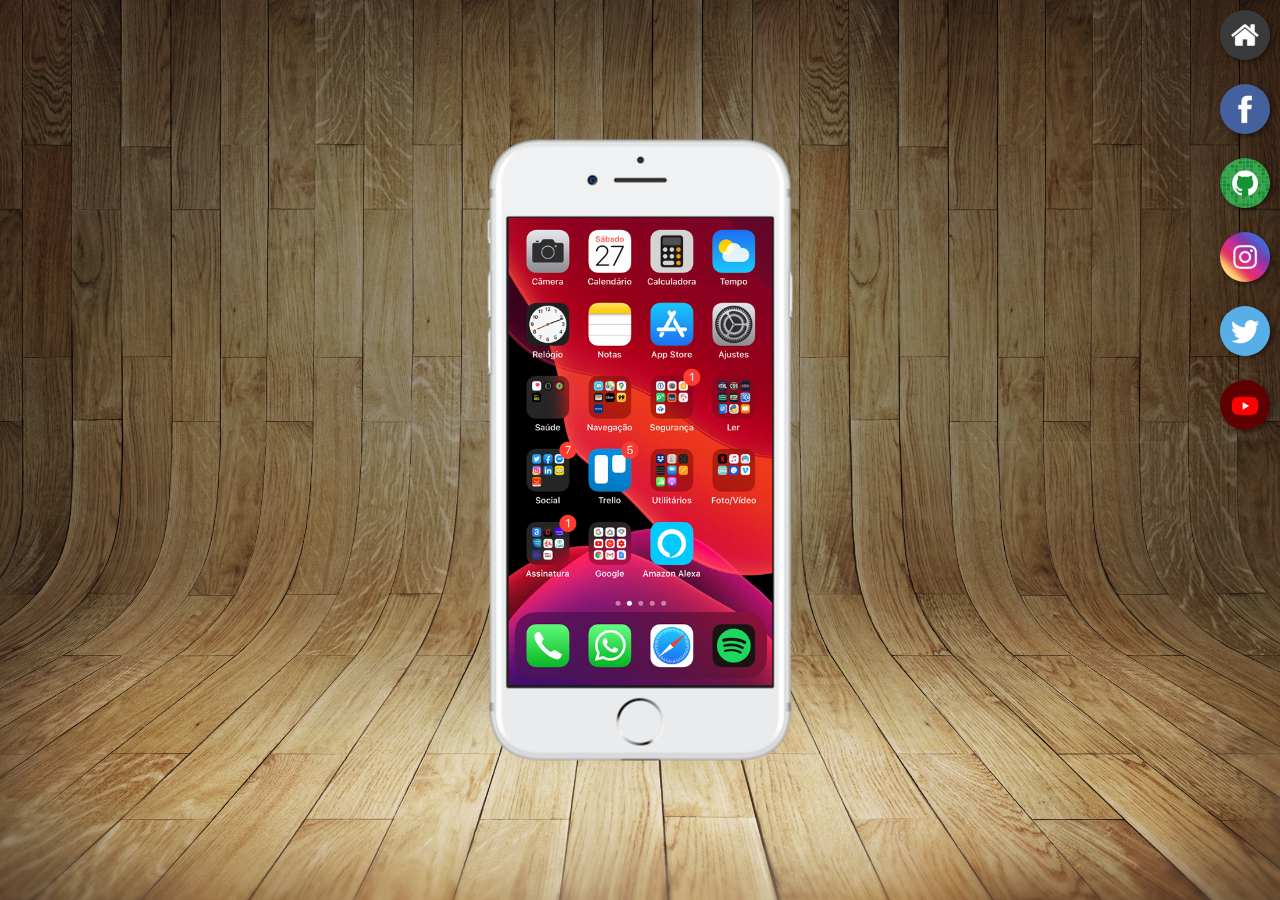
<file: index.html>
<!DOCTYPE html>
<html lang="pt-br">
<head>
    <meta charset="UTF-8">
    <meta name="viewport" content="width=device-width, initial-scale=1.0">
    <title>Projeto Redes Sociais</title>
    <link rel="shortcut icon" href="favicon.ico" type="image/x-icon">
    <link rel="stylesheet" href="estilos/style.css">
</head>
<body>
    <main>
        <section id="telefone">
            <iframe src="/paginas/home.html" name="tela" id="tela" frameborder="0" referrerpolicy="no-referrer">
                Seu Navegador não é comptatível
            </iframe>
        </section>
        <section id="redes-sociais">
            <a href="/paginas/home.html" target="tela"><img src="imagens/logo-home.jpg" alt=""></a><br>
            <a href="paginas/facebook.html" target="tela"><img src="imagens/logo-facebook.jpg" alt=""></a><br>
            <a href="/paginas/github.html" target="tela"><img src="imagens/logo-github.jpg" alt=""></a><br>
            <a href="paginas/instagram.html" target="tela"><img src="imagens/logo-instagram.jpg" alt=""></a><br>
            <a href="paginas/twitter.html" target="tela"><img src="imagens/logo-twitter.jpg" alt=""></a><br>
            <a href="paginas/youtube.html" target="tela"><img src="imagens/logo-youtube.jpg" alt=""></a>
        </section>
    </main>
</body>
</html>
</file>
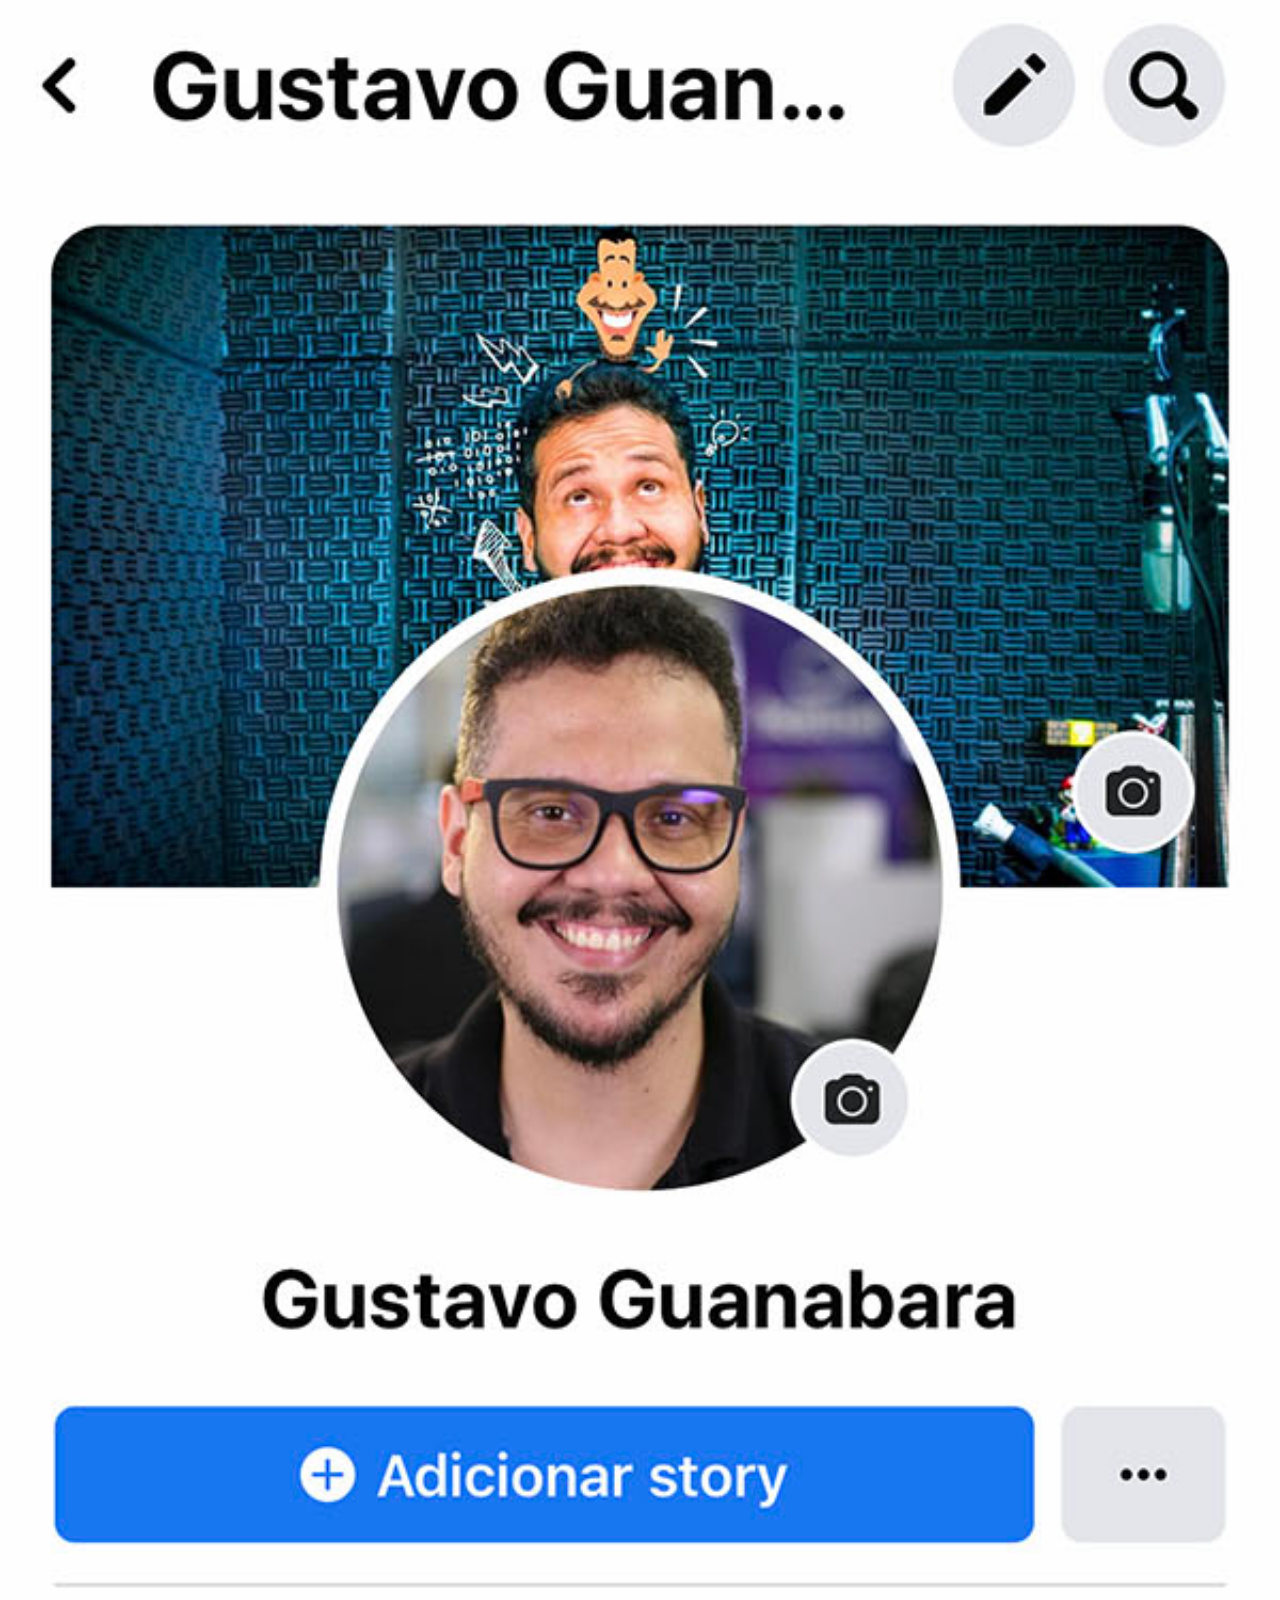
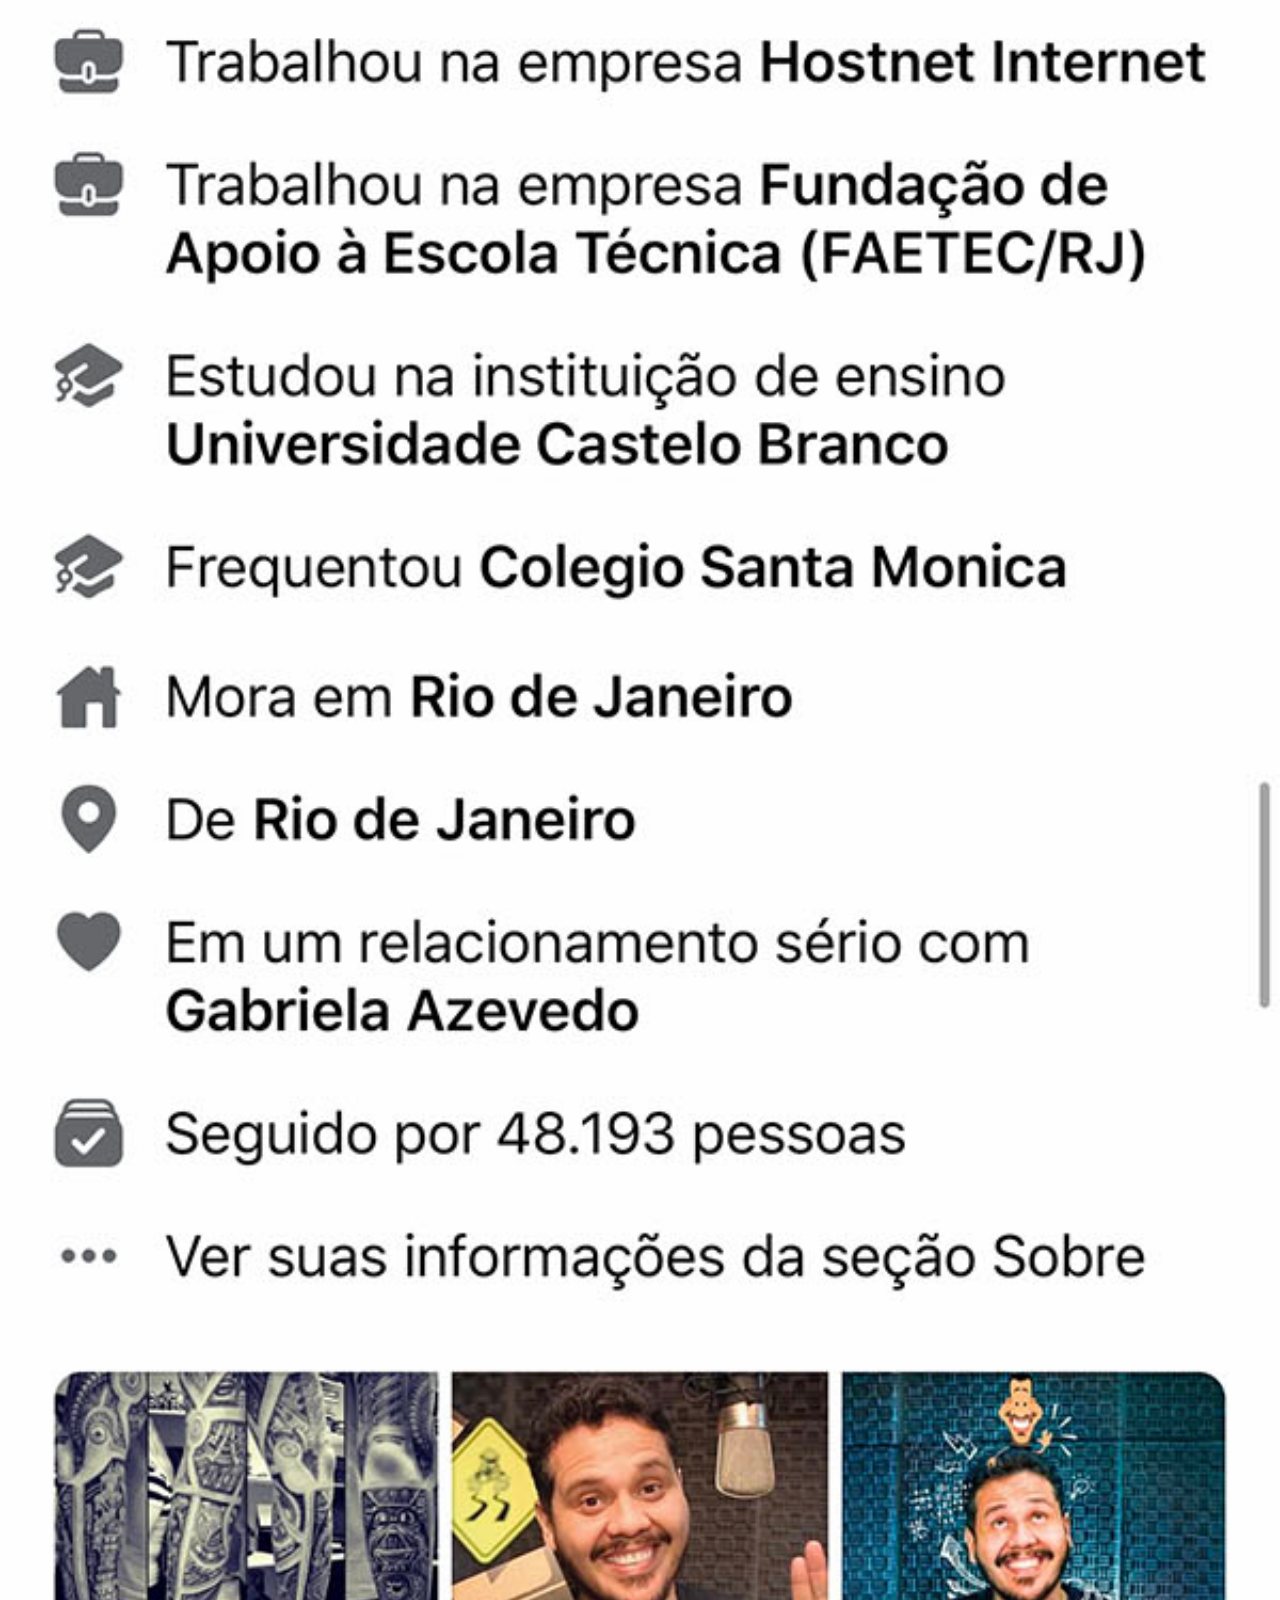
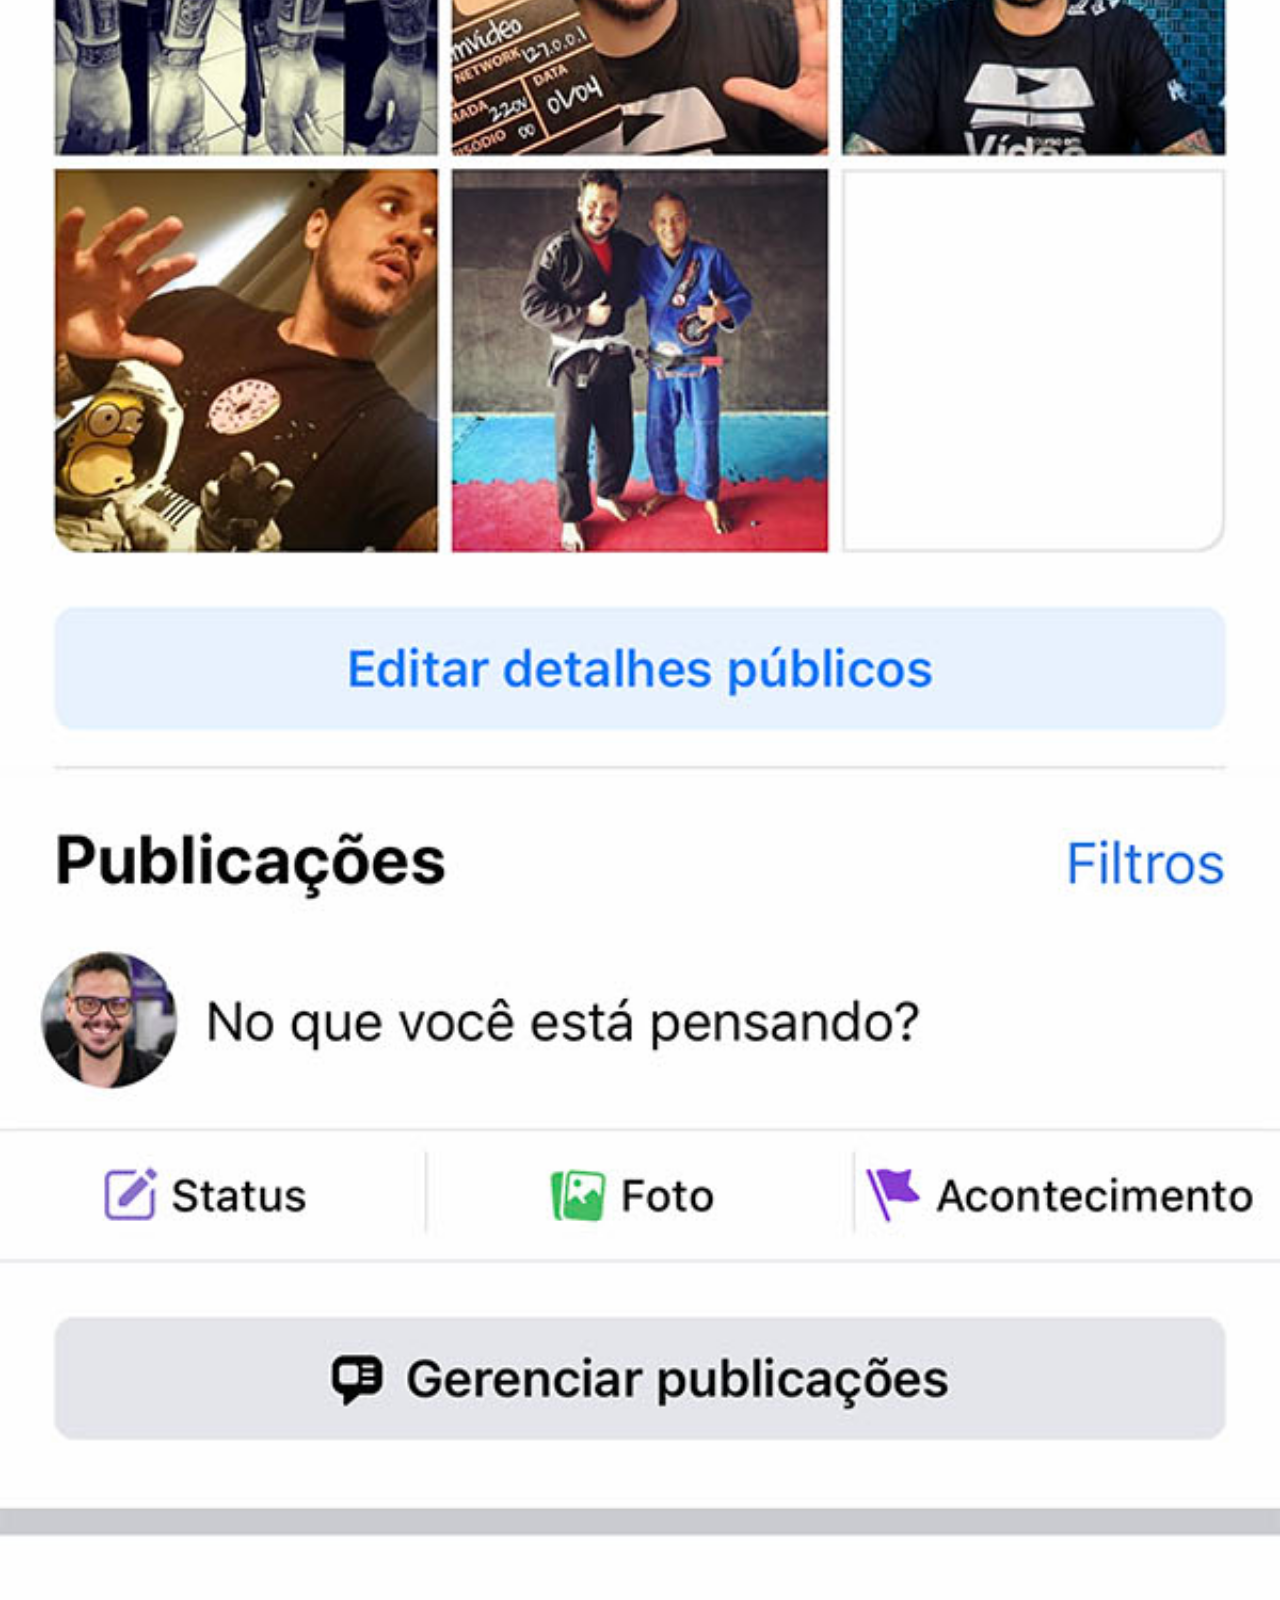
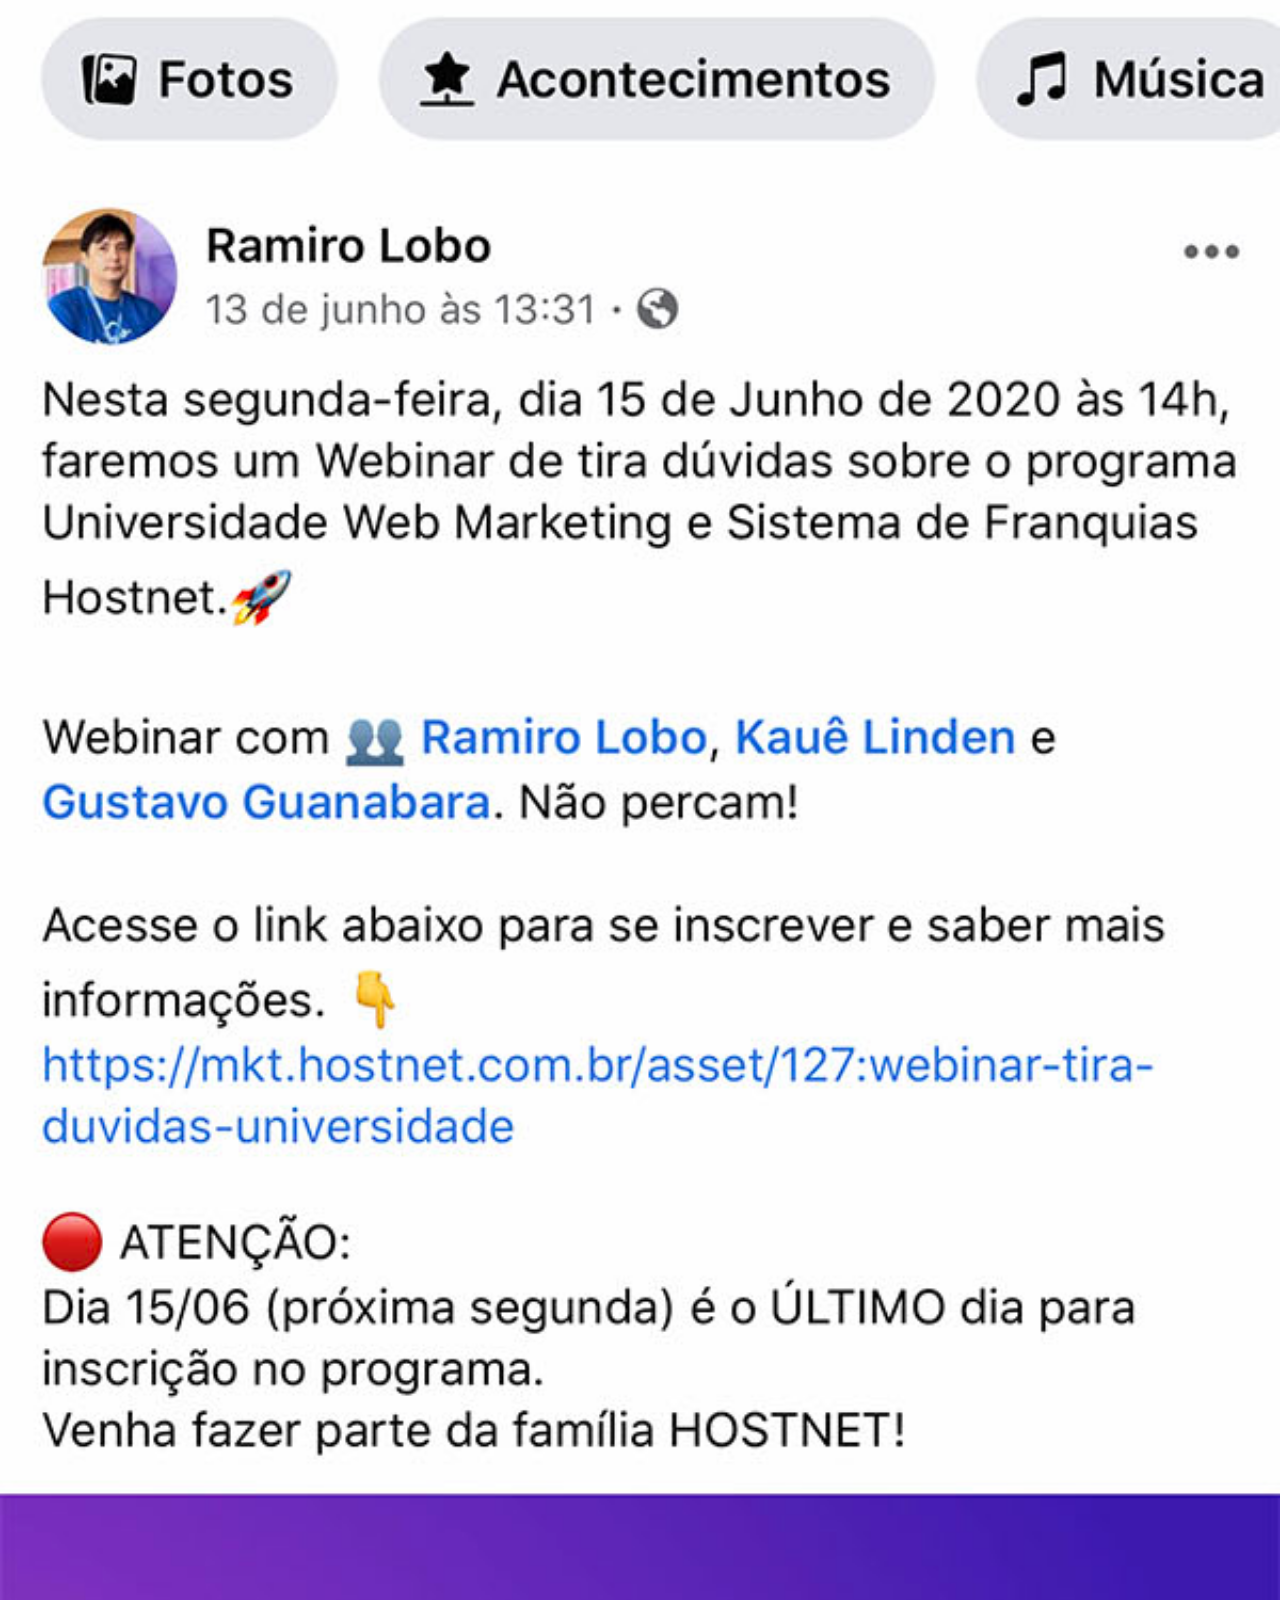
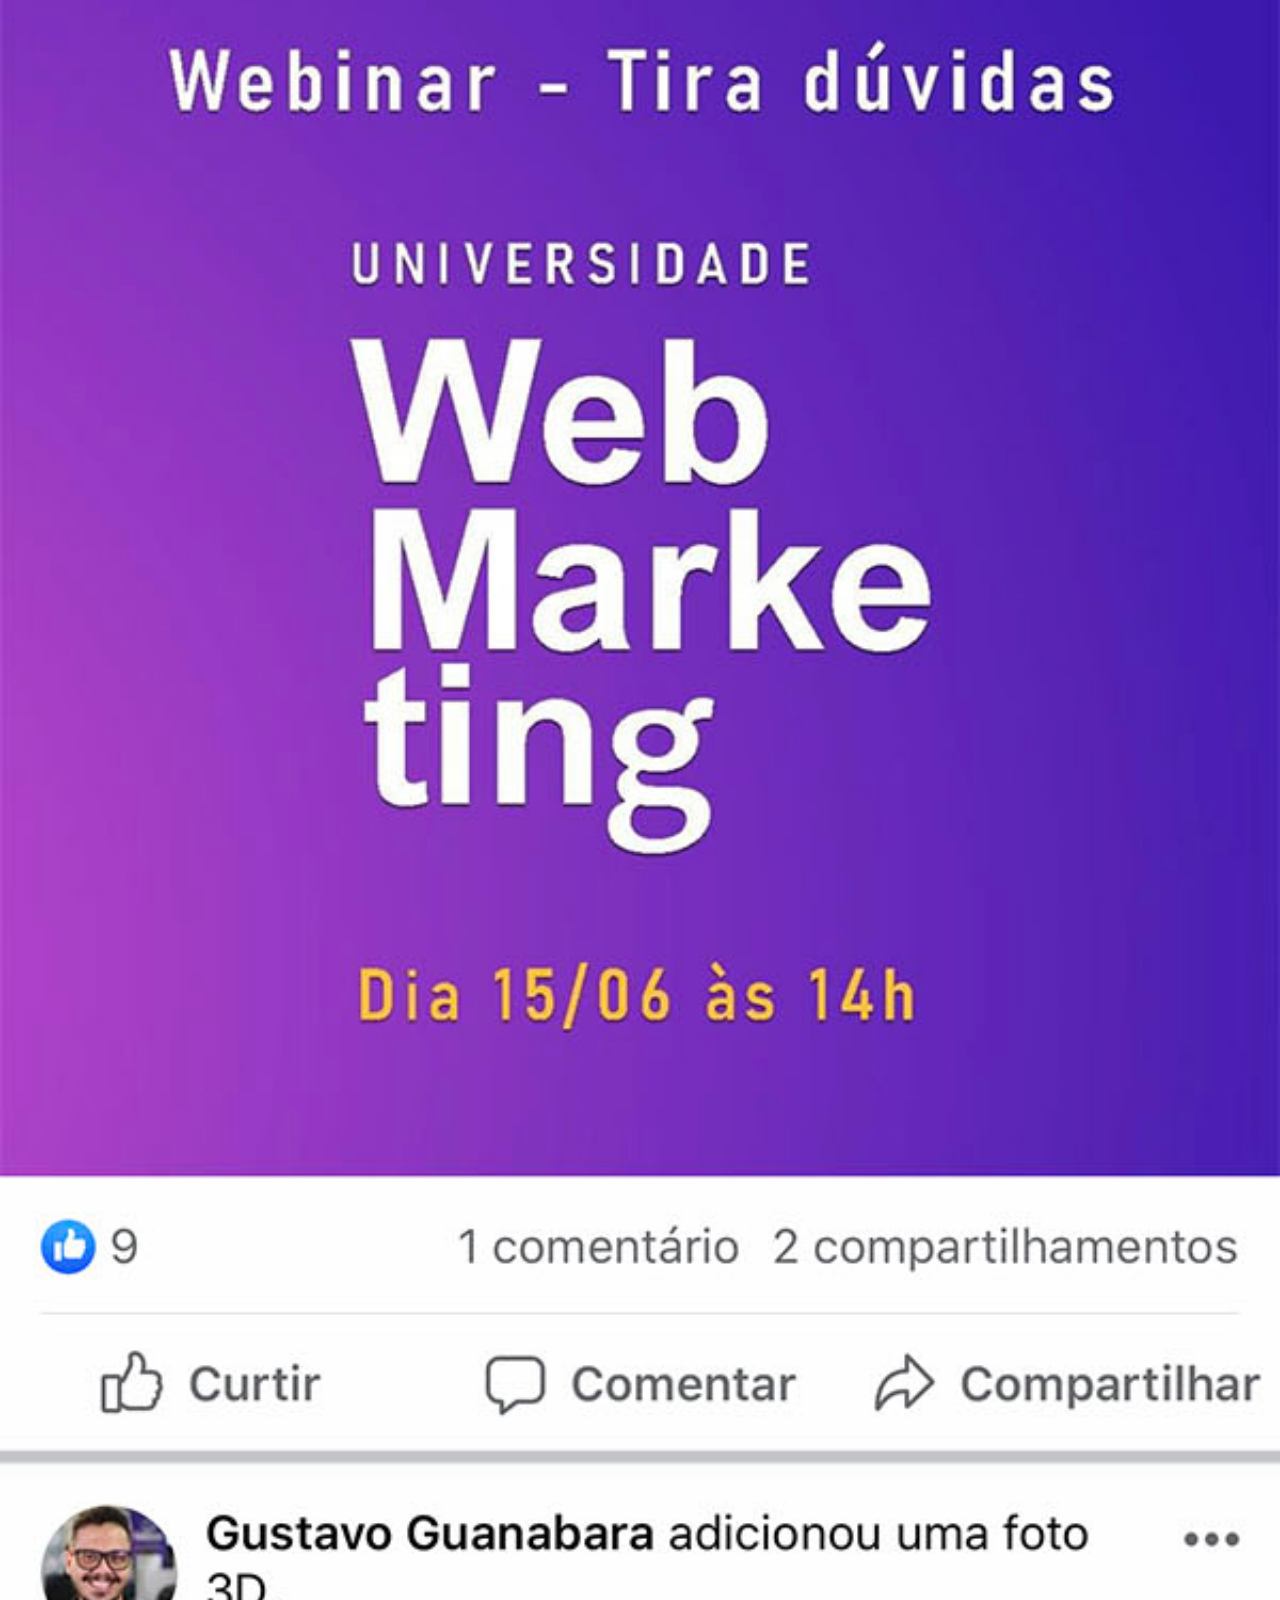
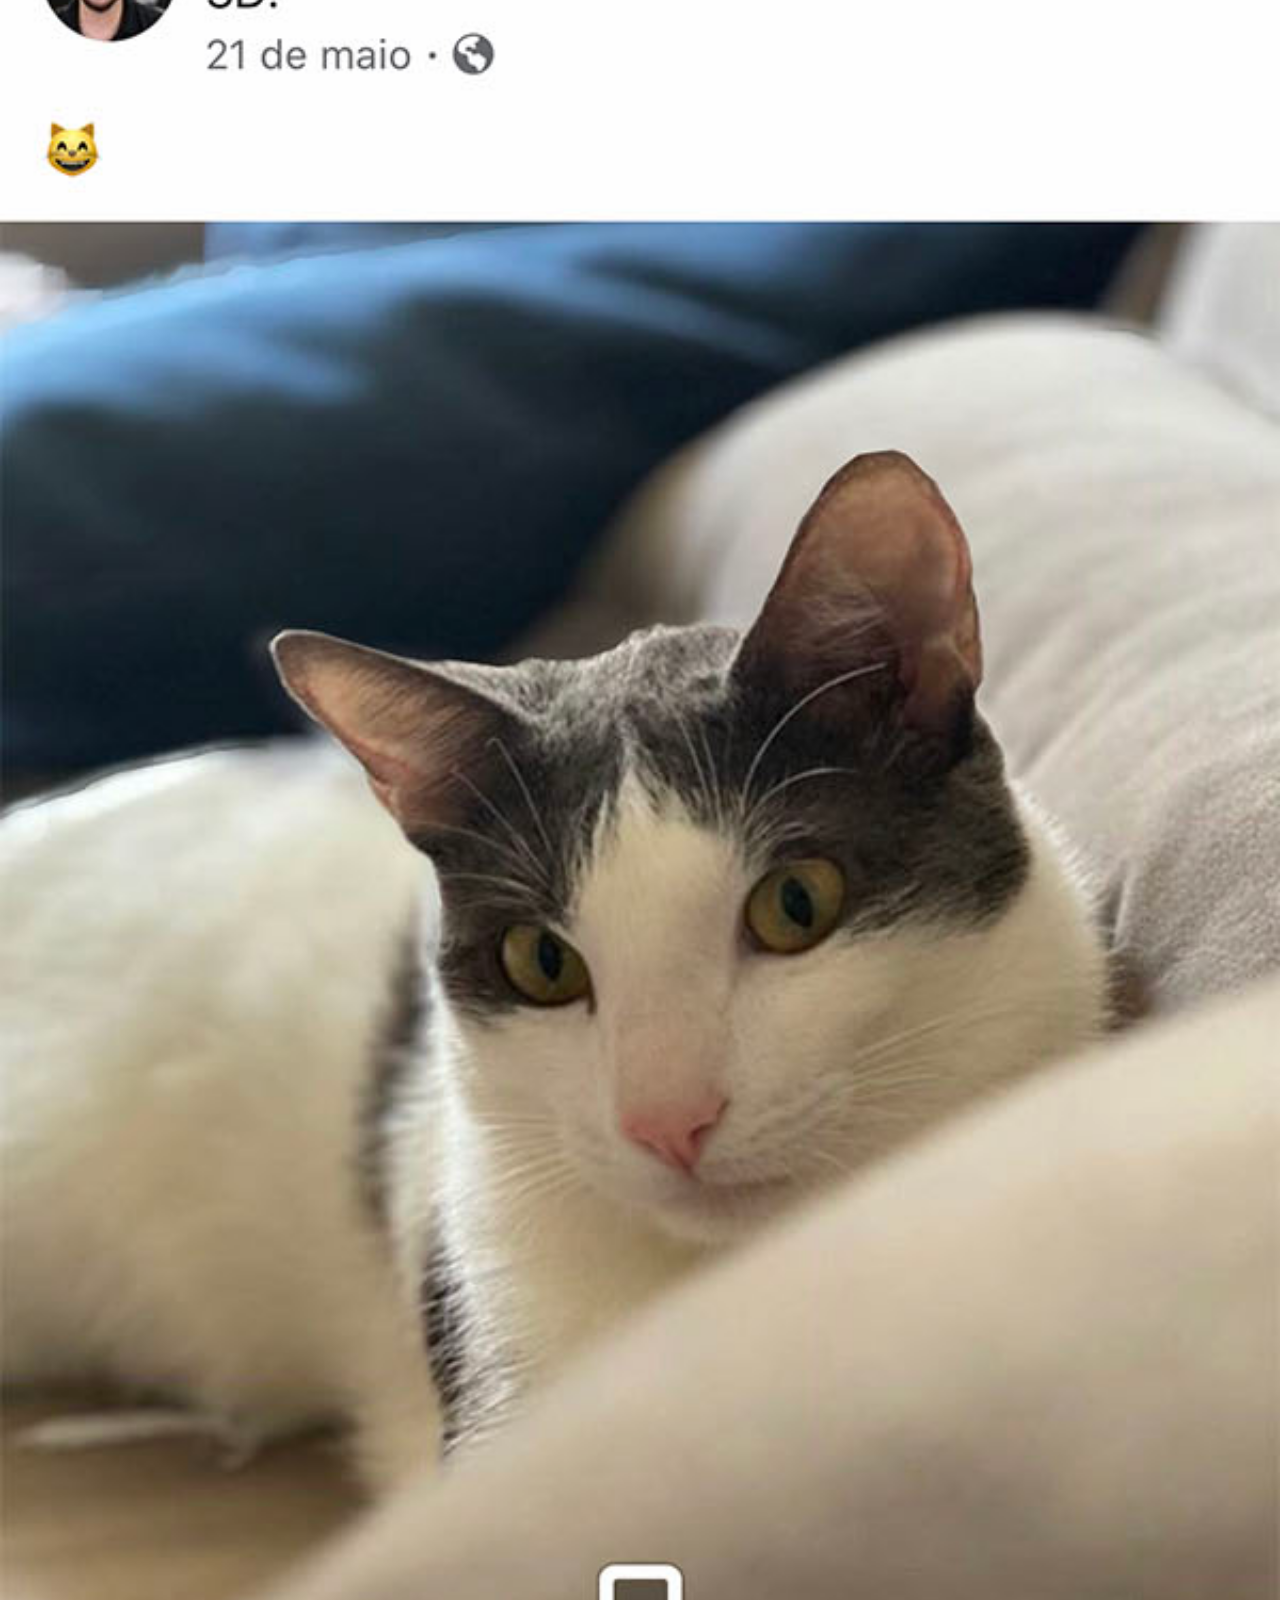
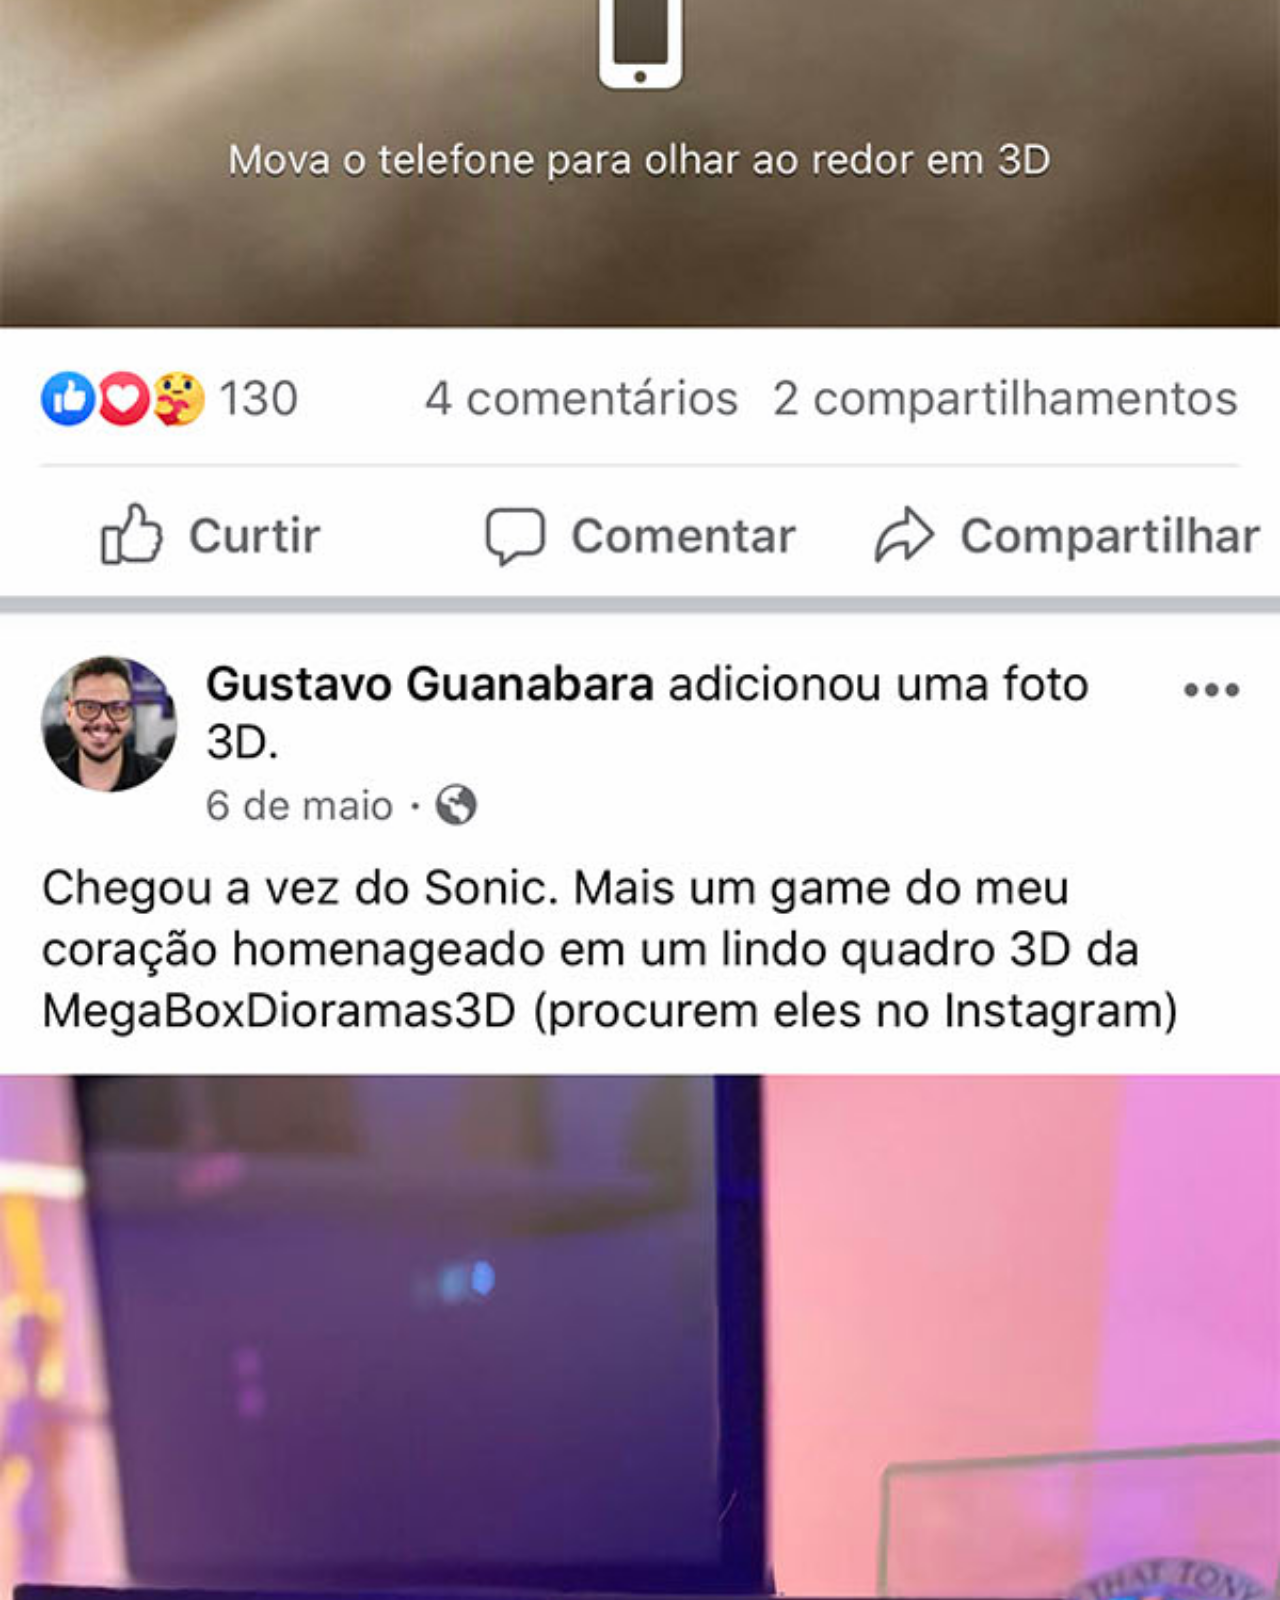
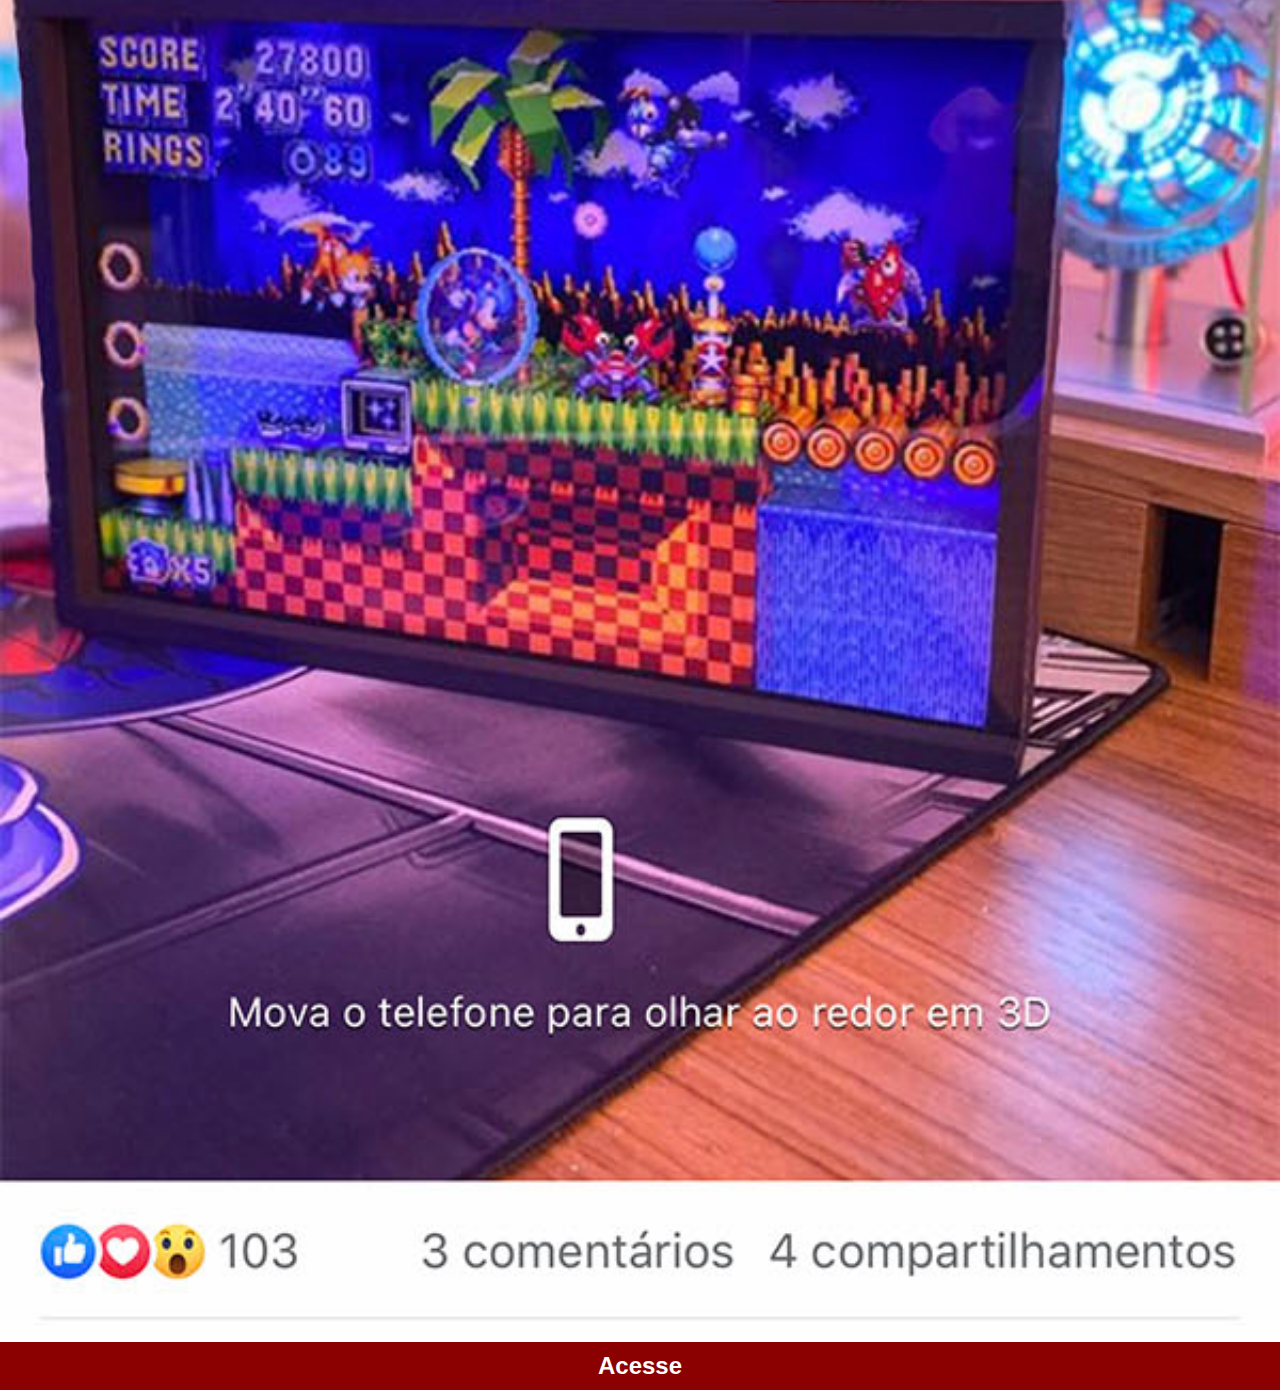
<file: paginas/facebook.html>
<!DOCTYPE html>
<html lang="en">
<head>
    <meta charset="UTF-8">
    <meta name="viewport" content="width=device-width, initial-scale=1.0">
    <title>Facebook</title>
    <link rel="stylesheet" href="social.css">
</head>
<body>
    <img src="/imagens/tela-facebook.jpg" alt="Facebook">
    <a href="https://www.facebook.com/marketplace/?ref=app_tab&locale=pt_BR" target="_blank">Acesse</a>
</body>
</html>
</file>
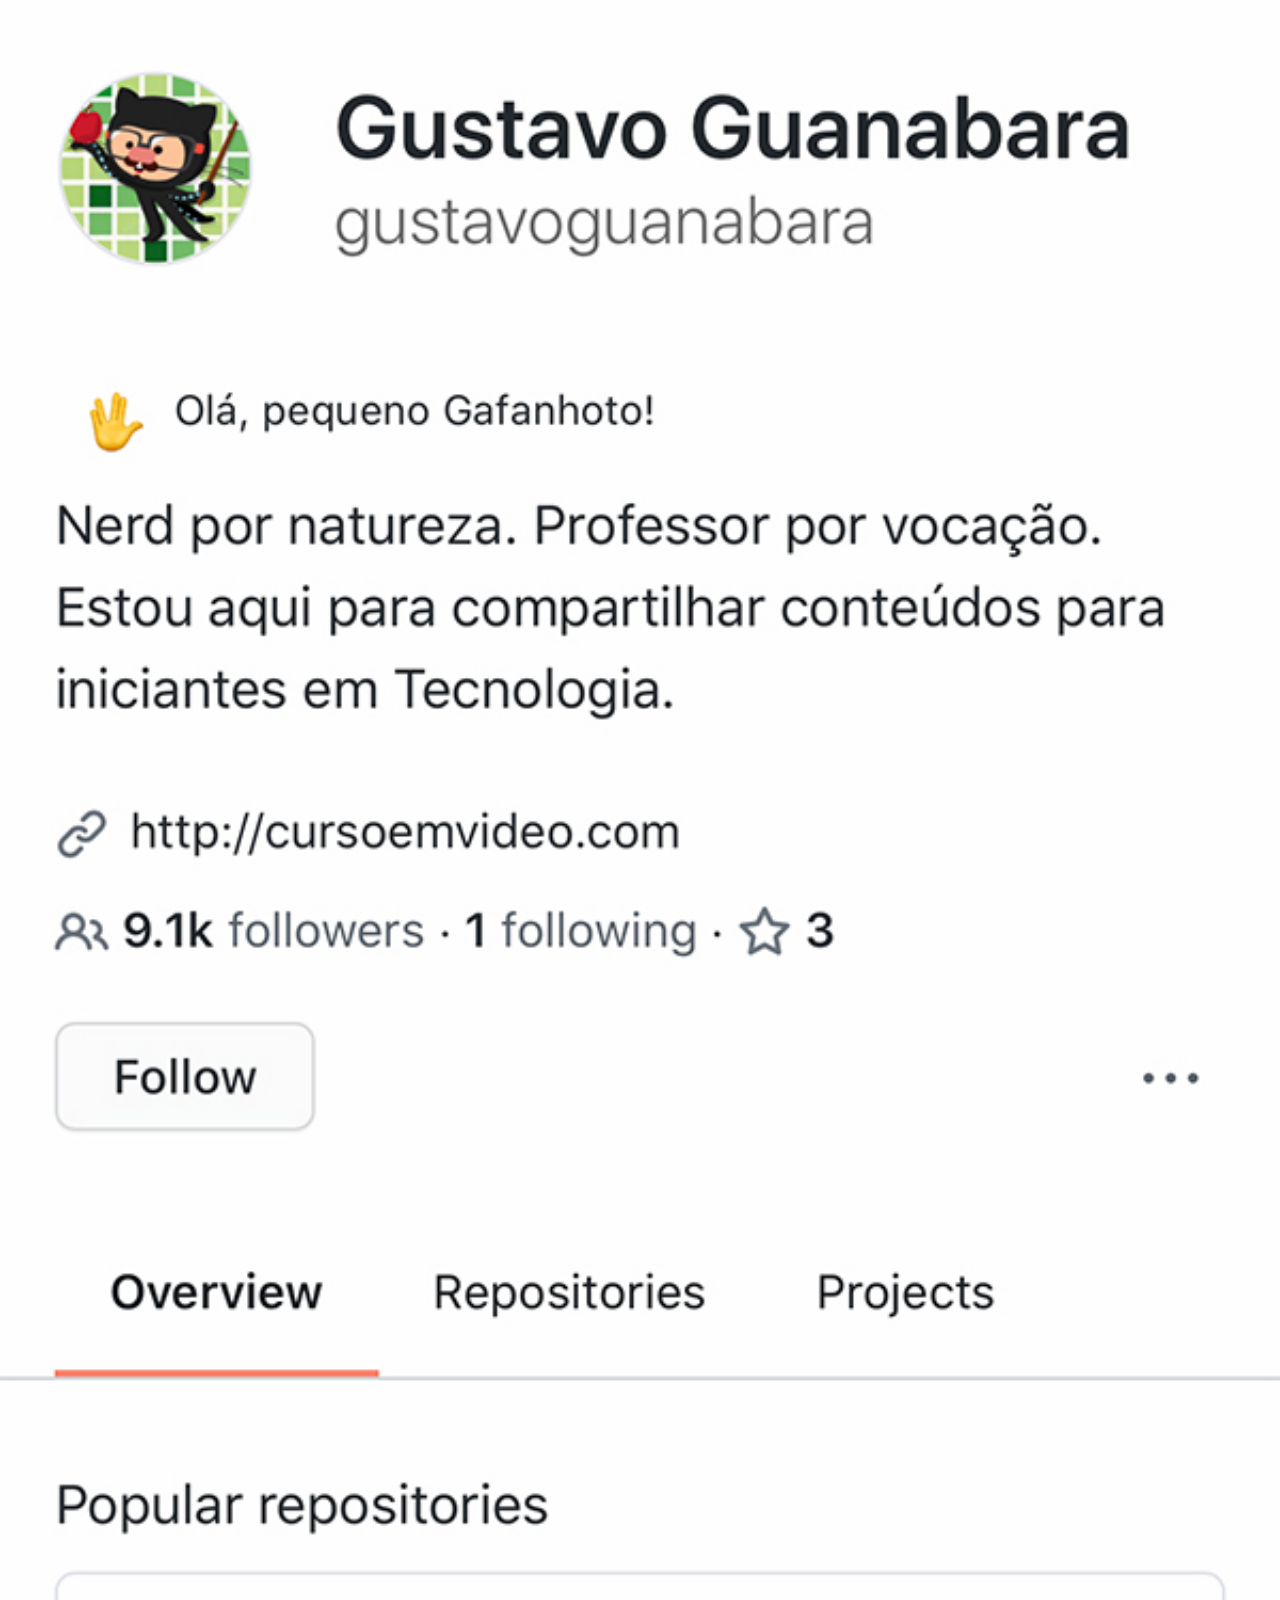
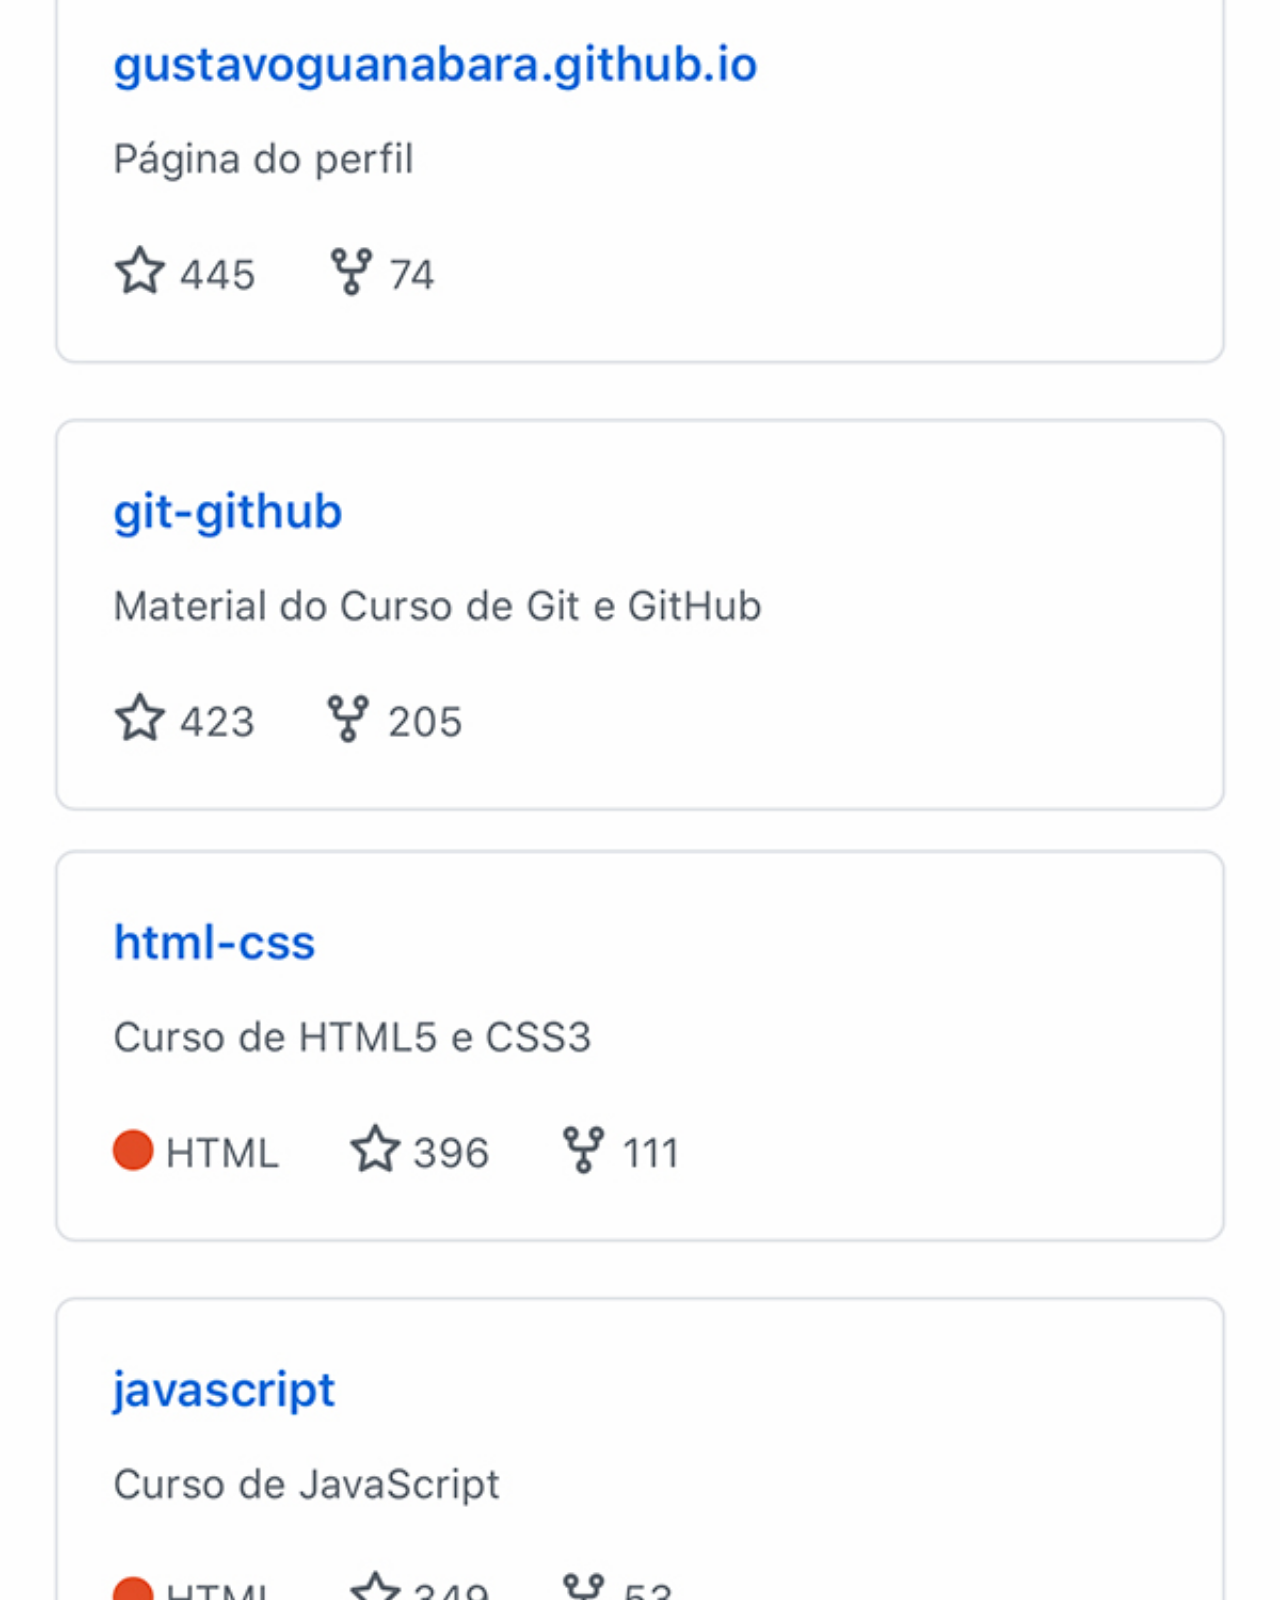
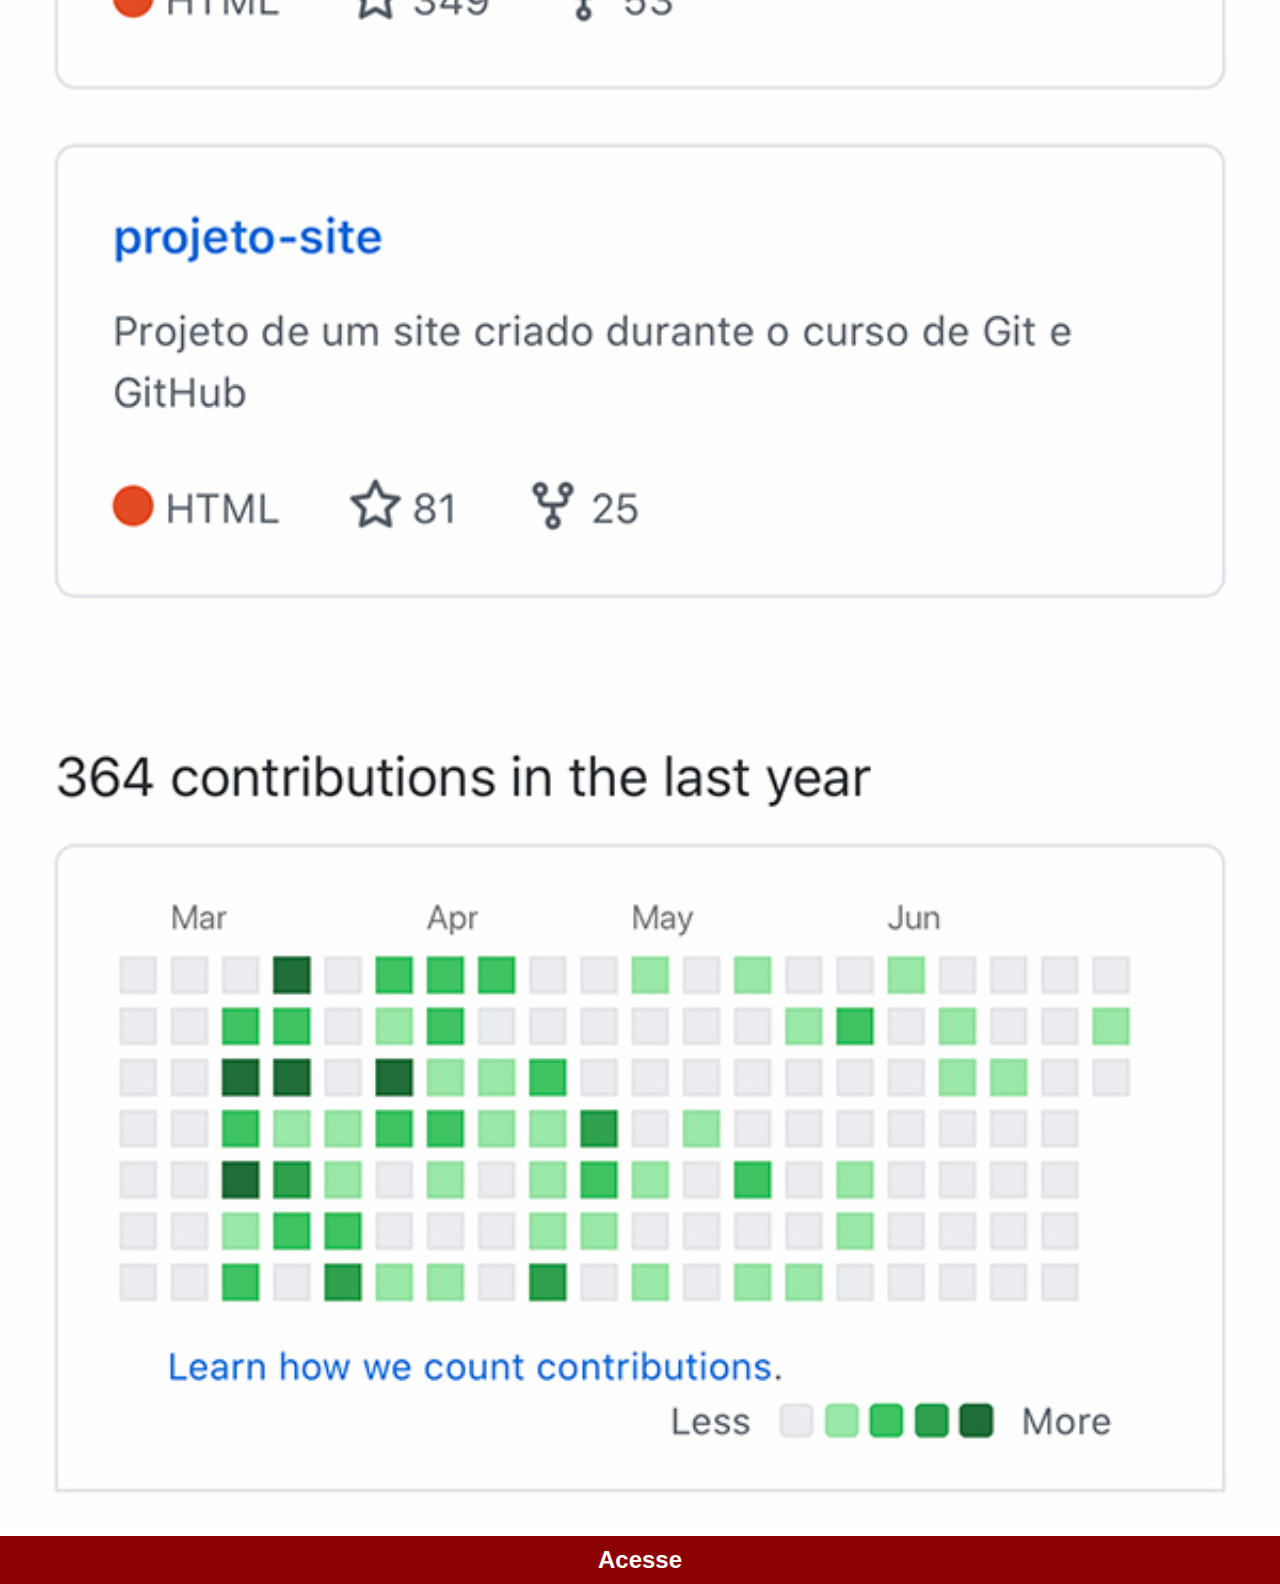
<file: paginas/github.html>
<!DOCTYPE html>
<html lang="en">
<head>
    <meta charset="UTF-8">
    <meta name="viewport" content="width=device-width, initial-scale=1.0">
    <title>GitHub</title>
    <link rel="stylesheet" href="social.css">
</head>
<body>
    <img src="/imagens/tela-github.jpg" alt="GitHub">
    <a href="https://github.com/gustavoguanabara/html-css/tree/master/desafios/modulo-04/d013" target="_blank">Acesse</a>
</body>
</html>
</file>
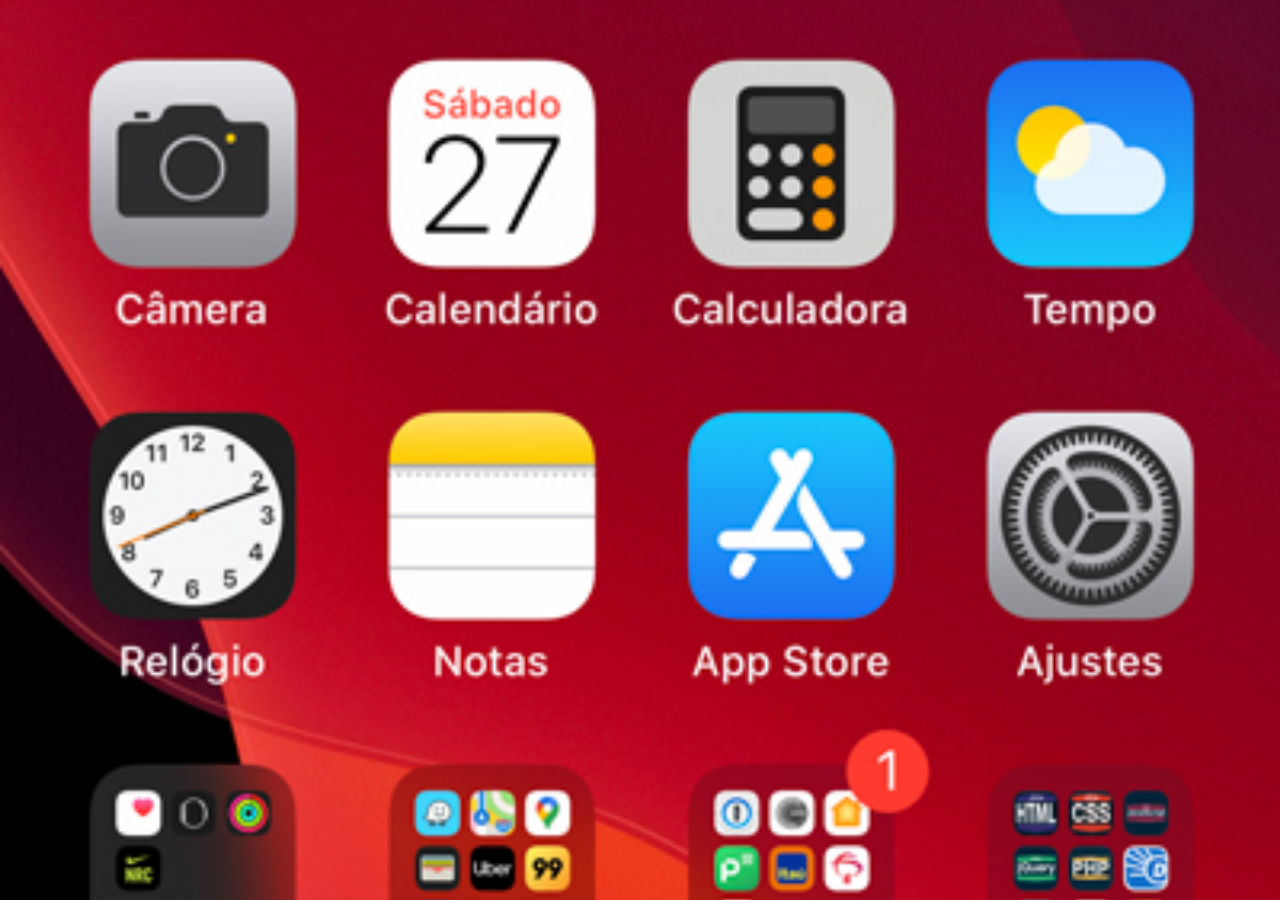
<file: paginas/home.html>
<!DOCTYPE html>
<html lang="pt-br">
<head>
    <meta charset="UTF-8">
    <meta name="viewport" content="width=device-width, initial-scale=1.0">
    <title>Home</title>
    <style>
        * {
            margin: 0px;
            padding: 0px;
        }

        body {
            width: 100vw;
            height: 100vh;

            background: black url(/imagens/tela-home.jpg) no-repeat top center;
            background-size: cover;
        }
    </style>
</head>
<body>
    
</body>
</html>
</file>
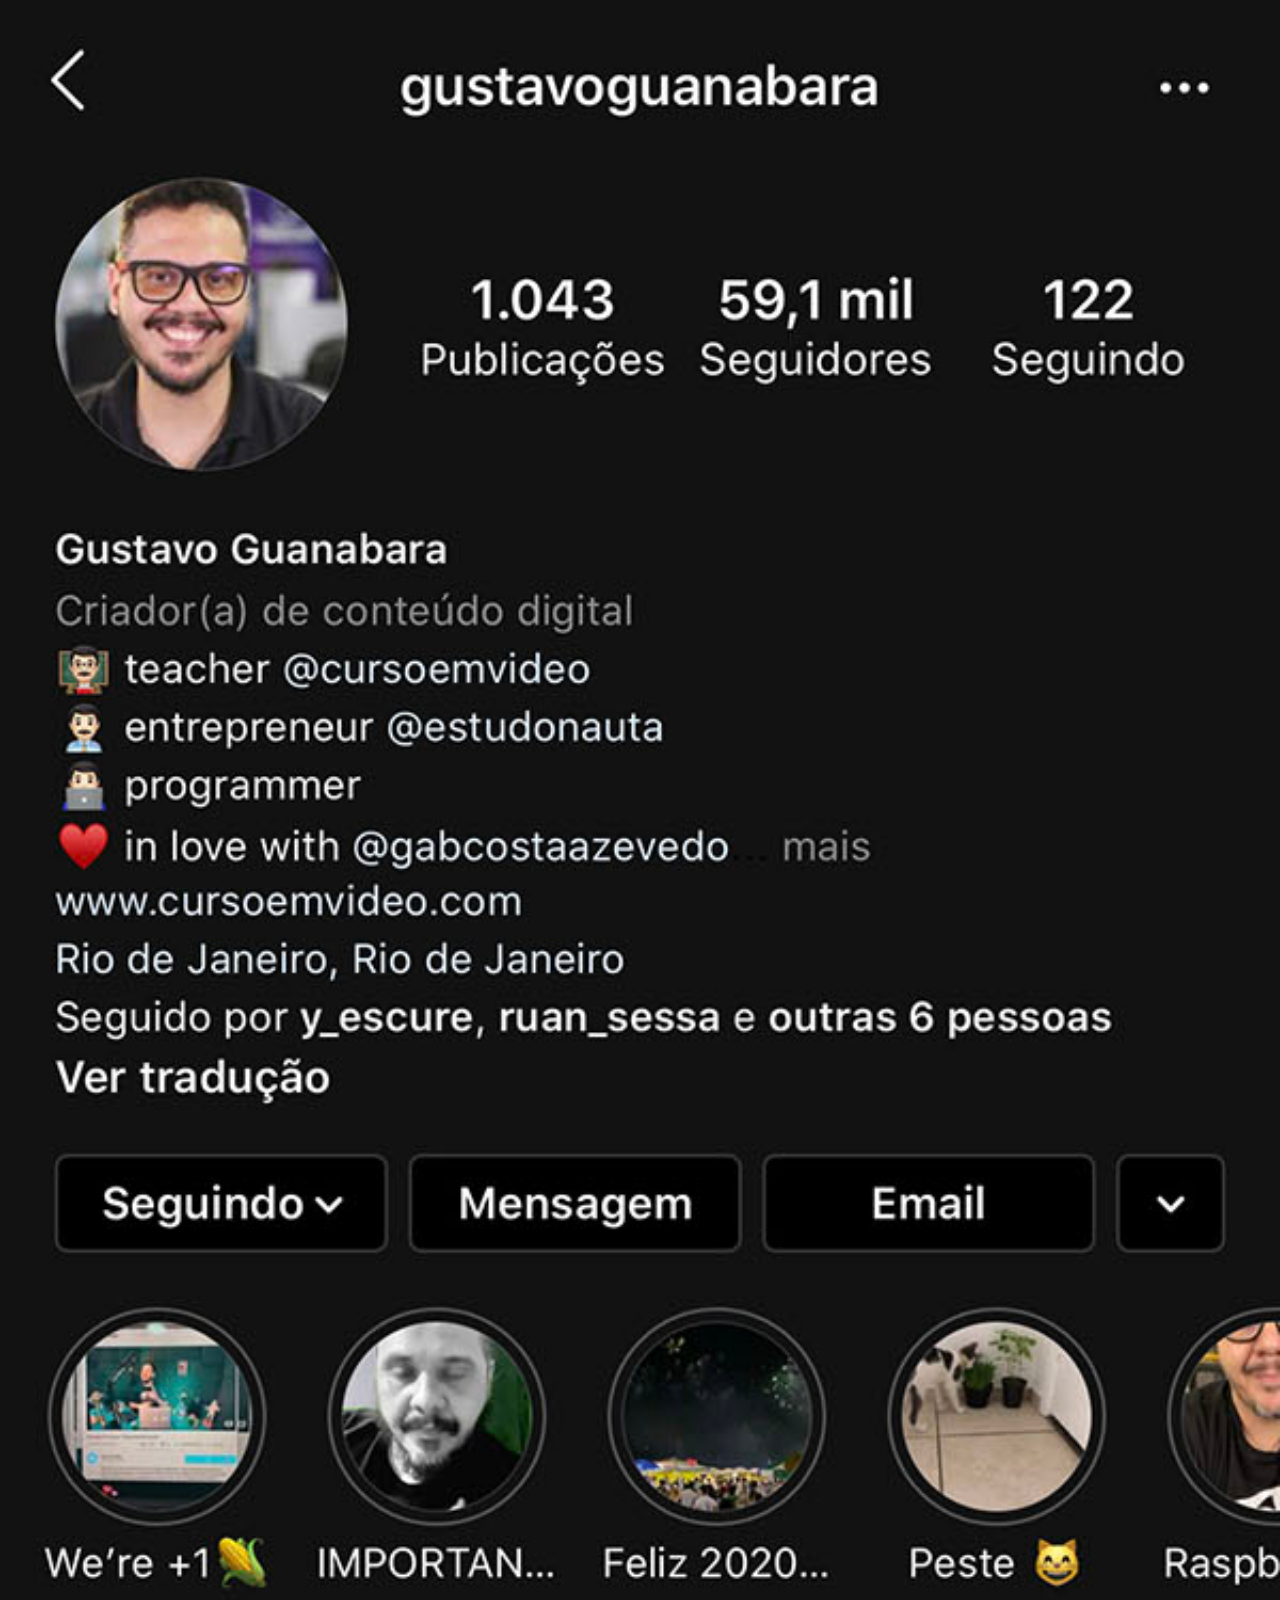
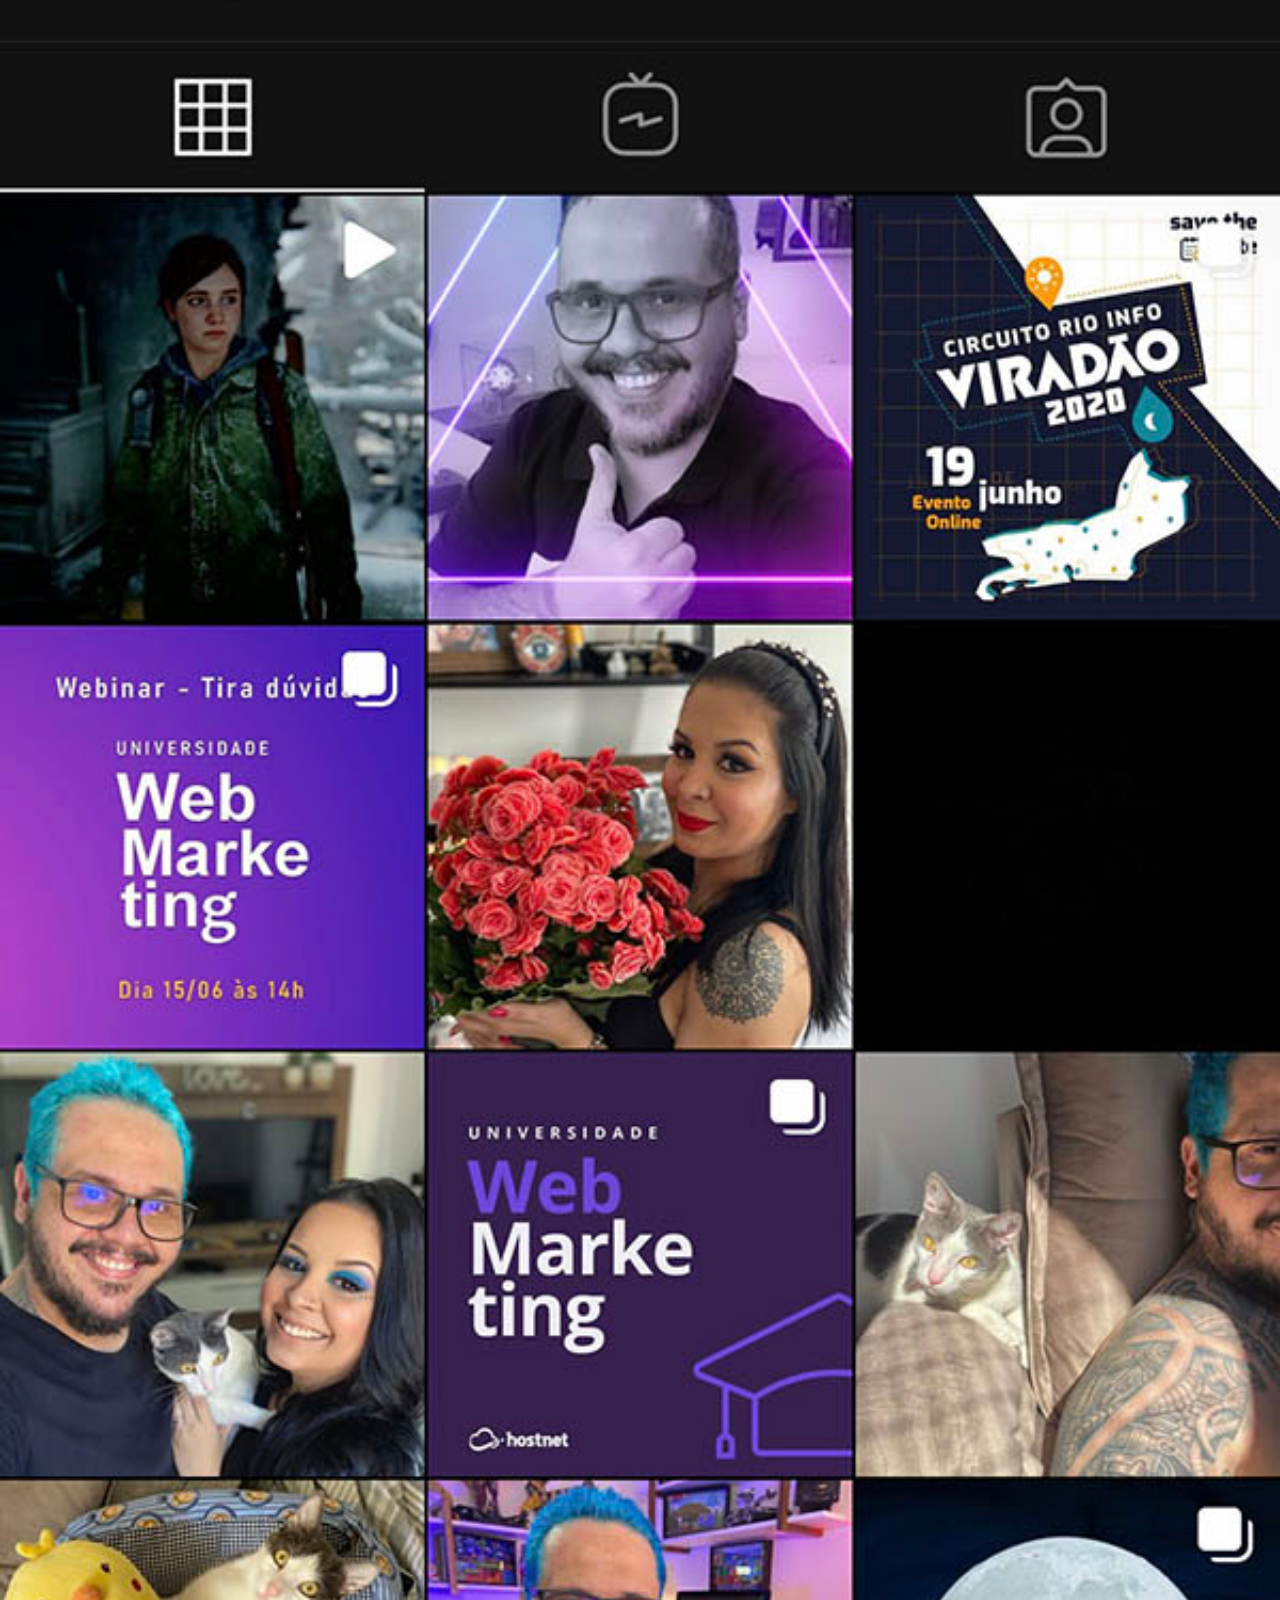
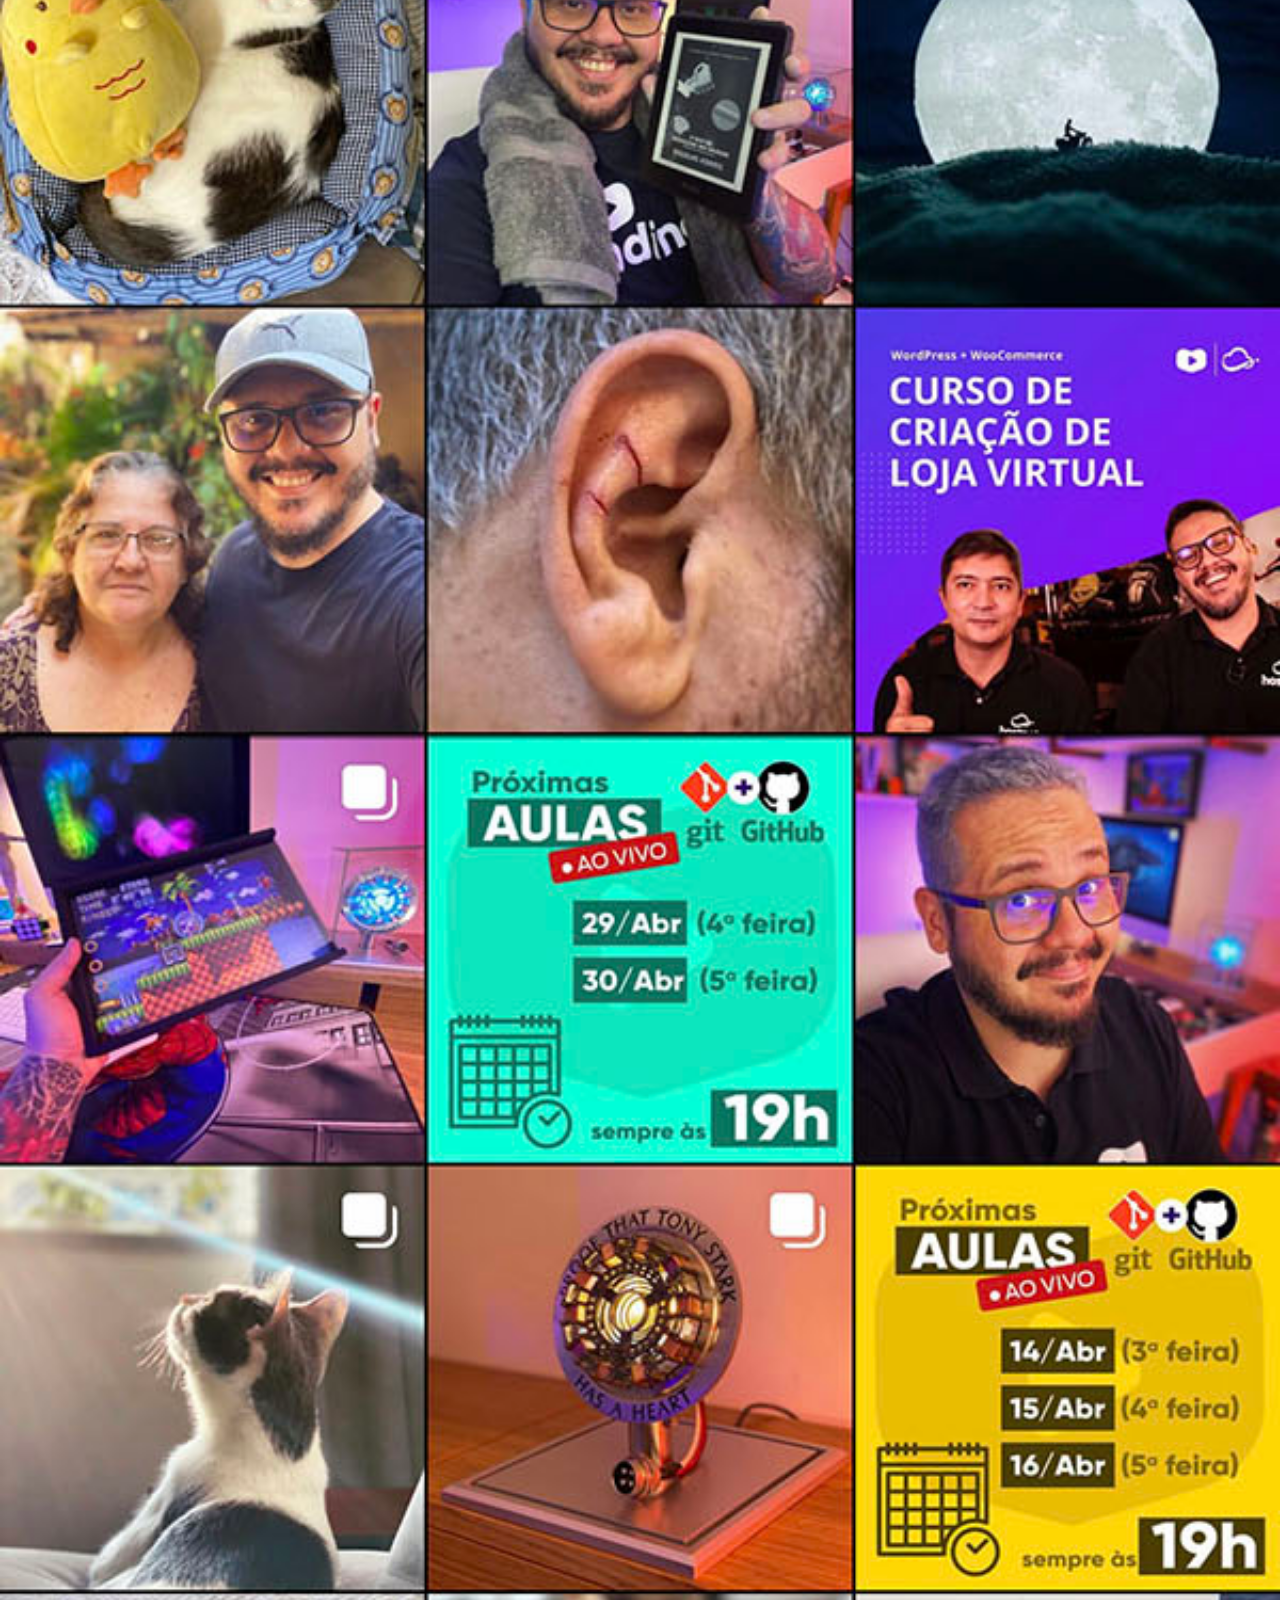
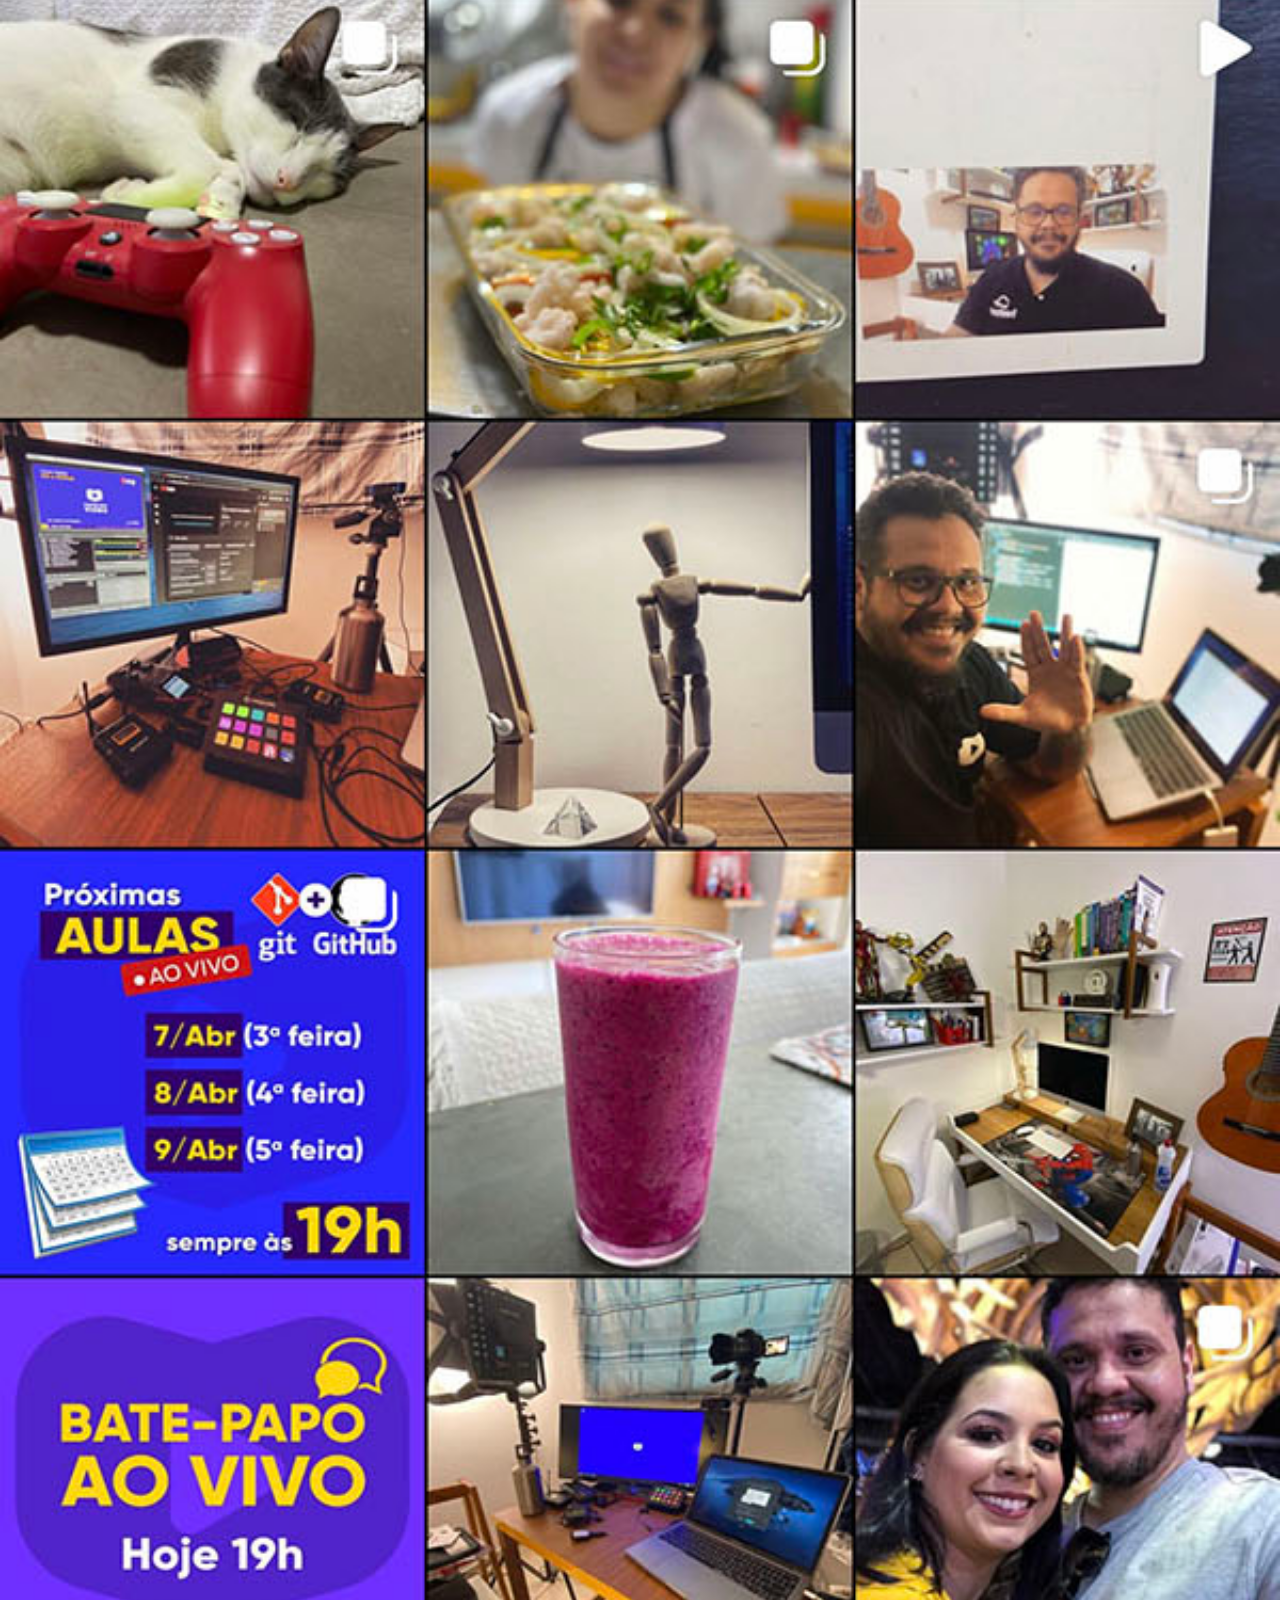
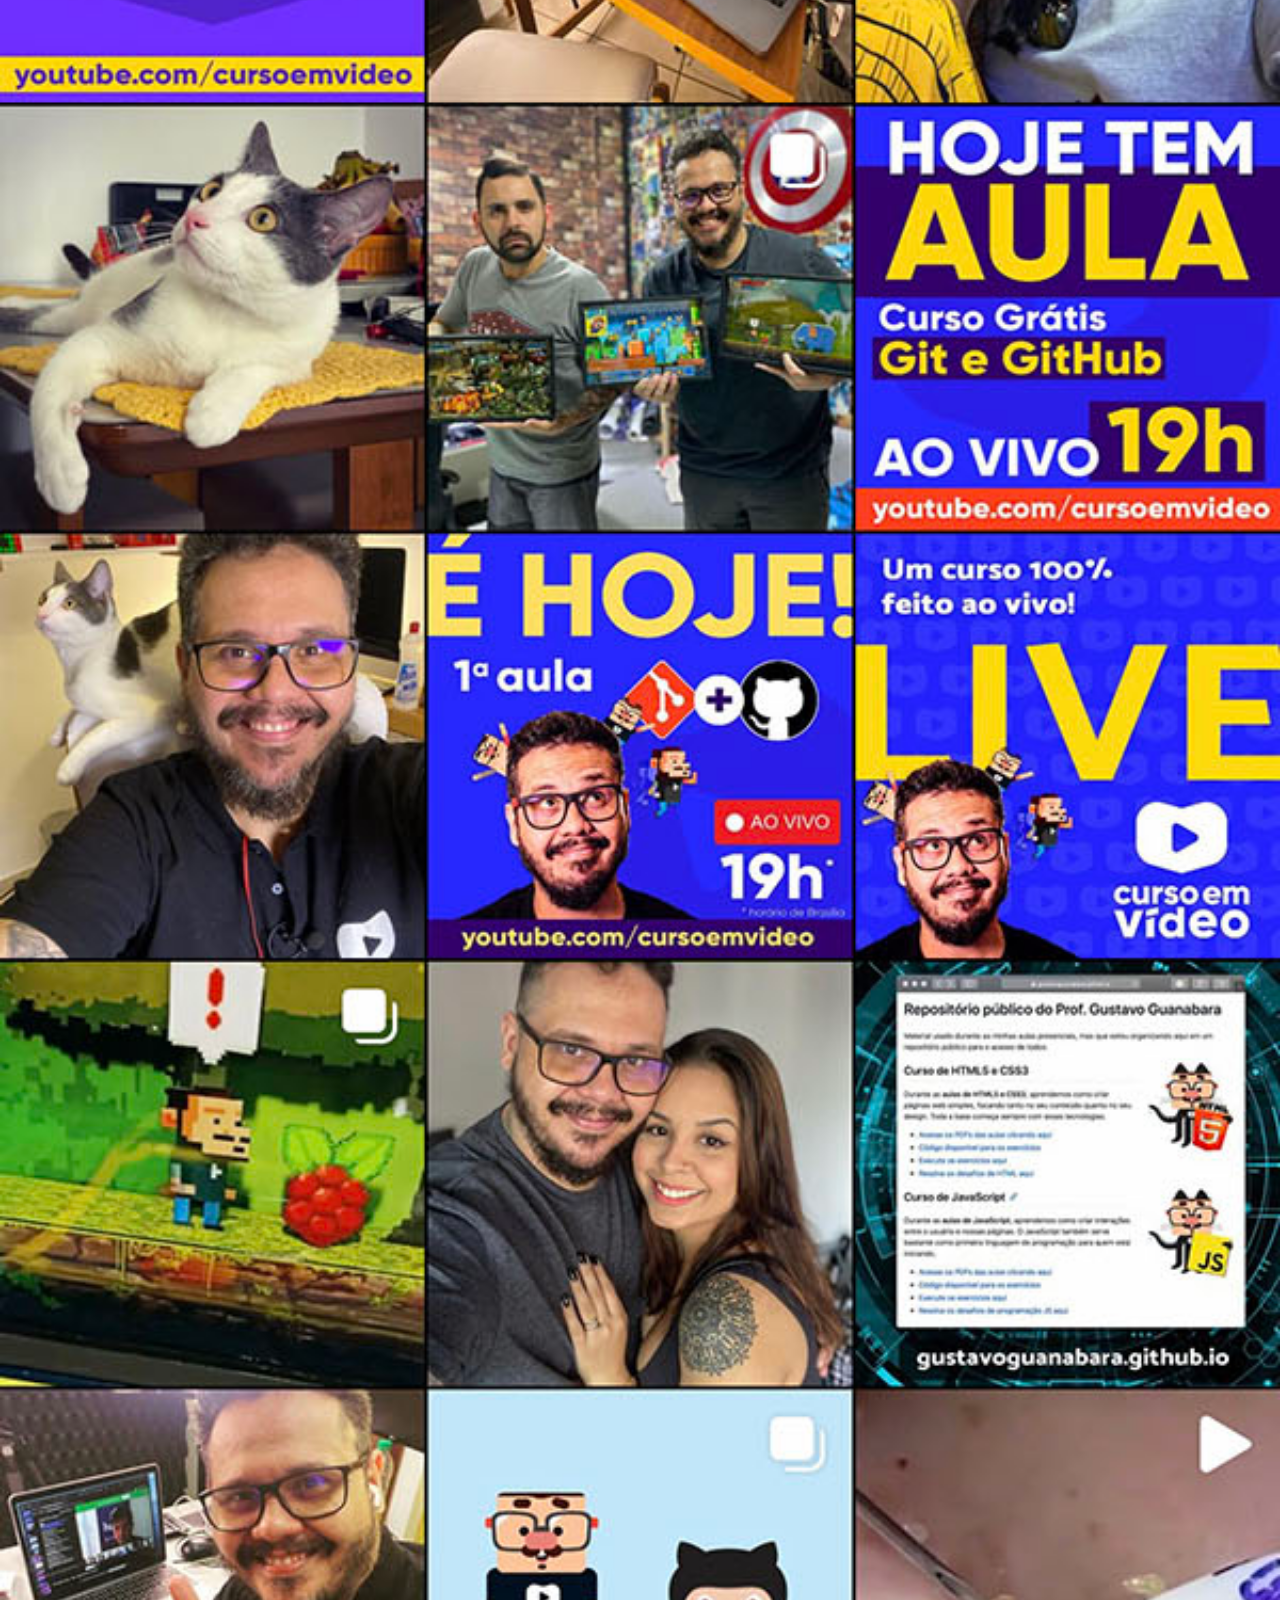
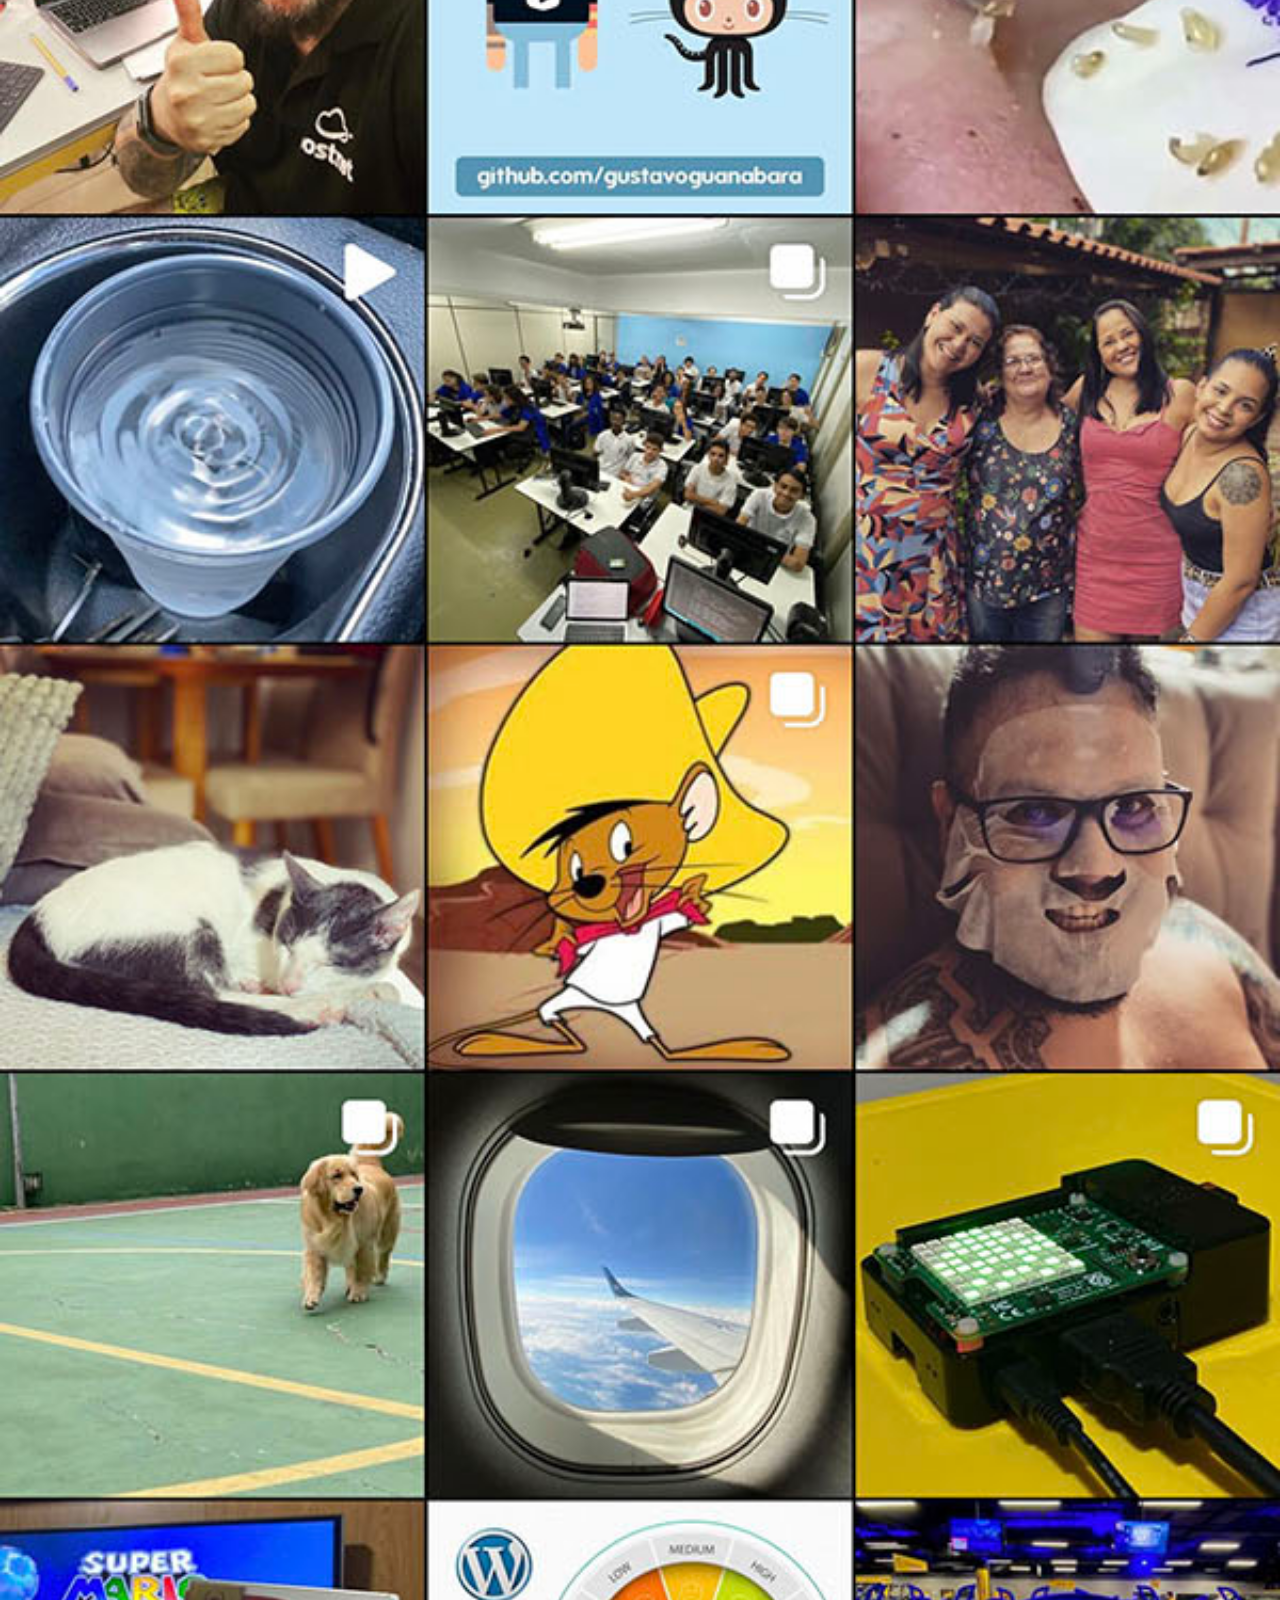
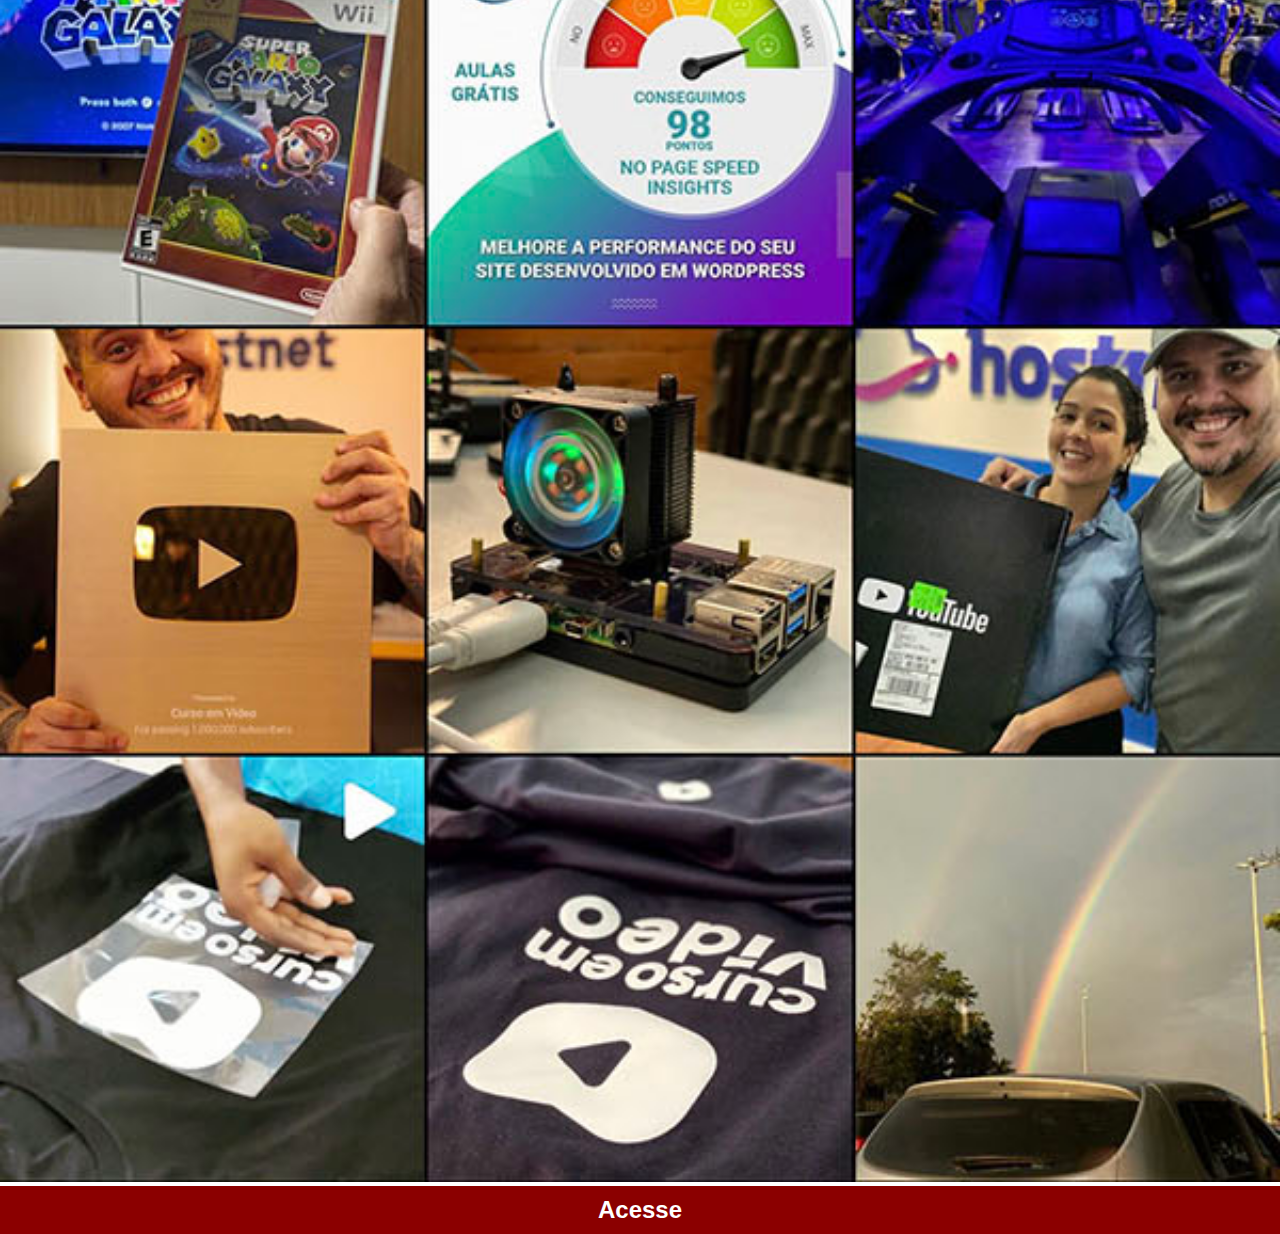
<file: paginas/instagram.html>
<!DOCTYPE html>
<html lang="en">
<head>
    <meta charset="UTF-8">
    <meta name="viewport" content="width=device-width, initial-scale=1.0">
    <title>Instagram</title>
    <link rel="stylesheet" href="social.css">
</head>
<body>
    <img src="/imagens/tela-instagram.jpg" alt="Instagram">
    <a href="https://www.instagram.com/gustavoguanabara" target="_blank">Acesse</a>
</body>
</html>
</file>
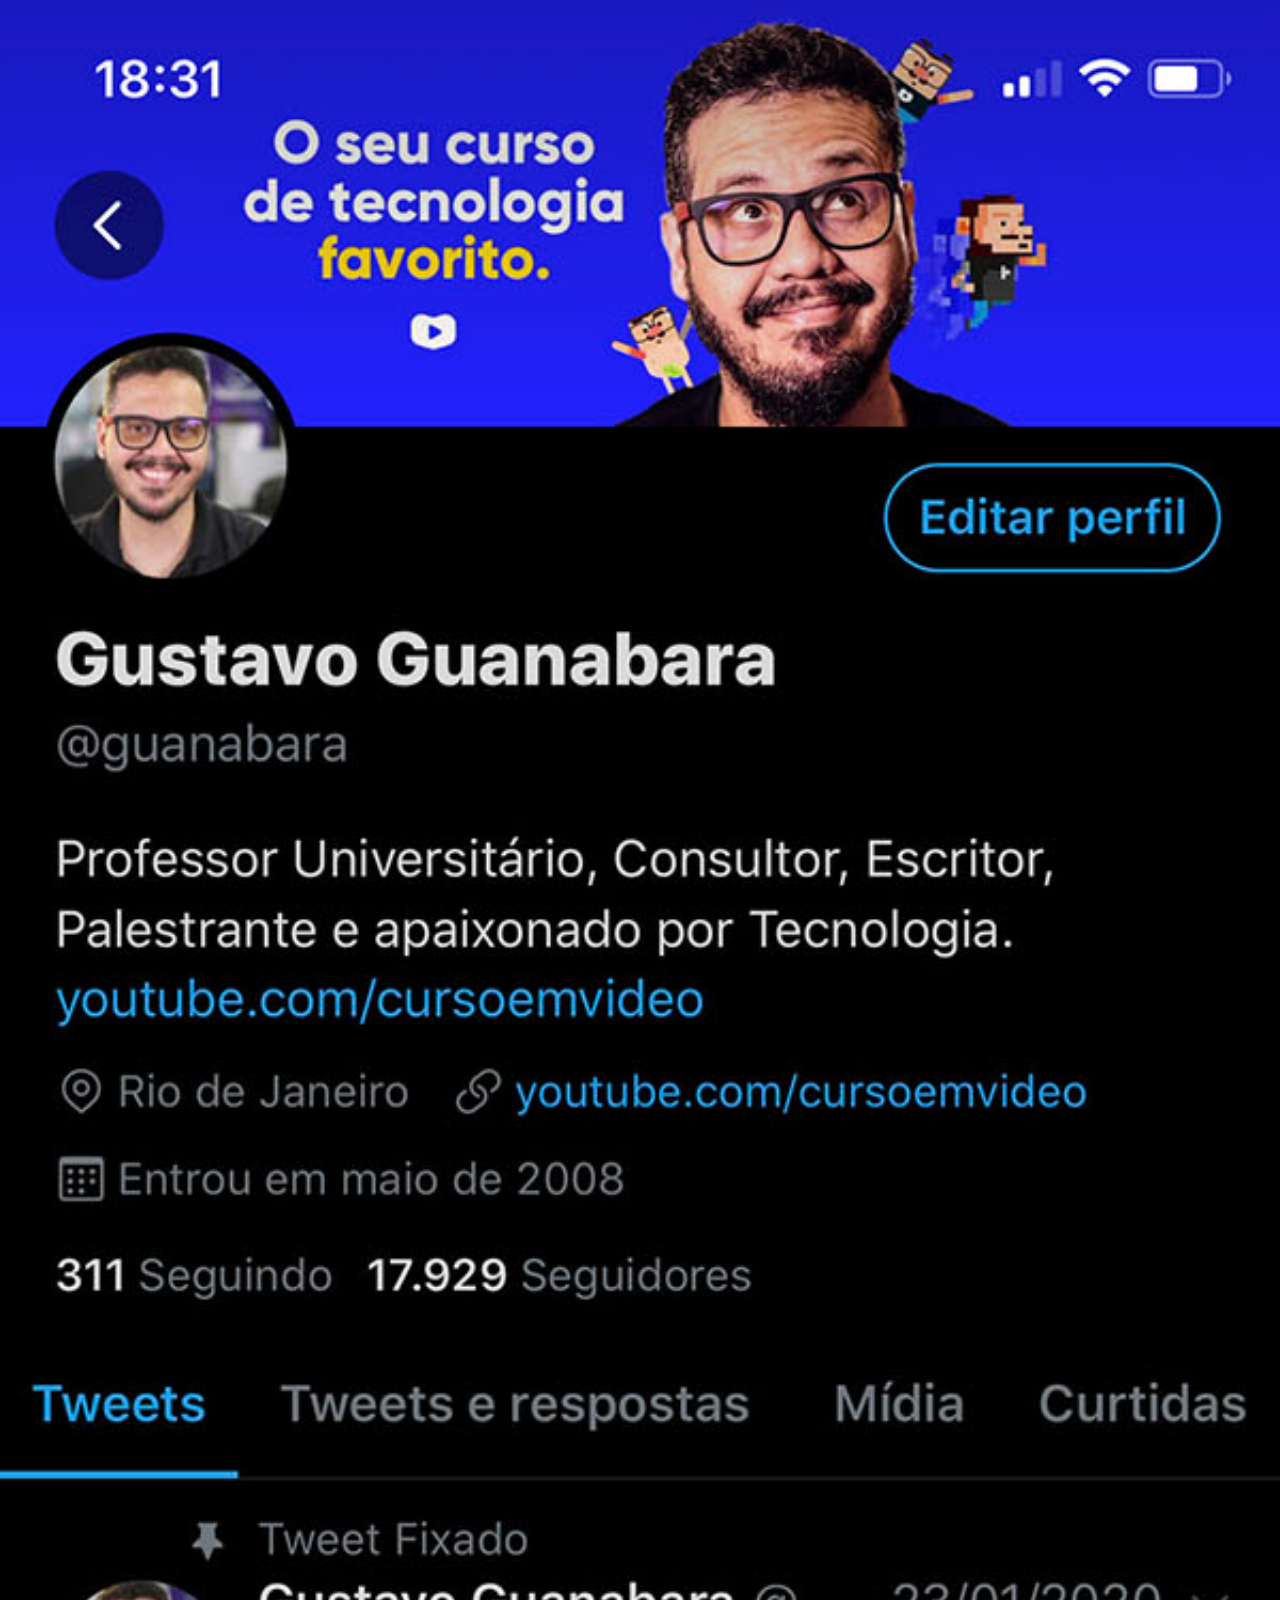
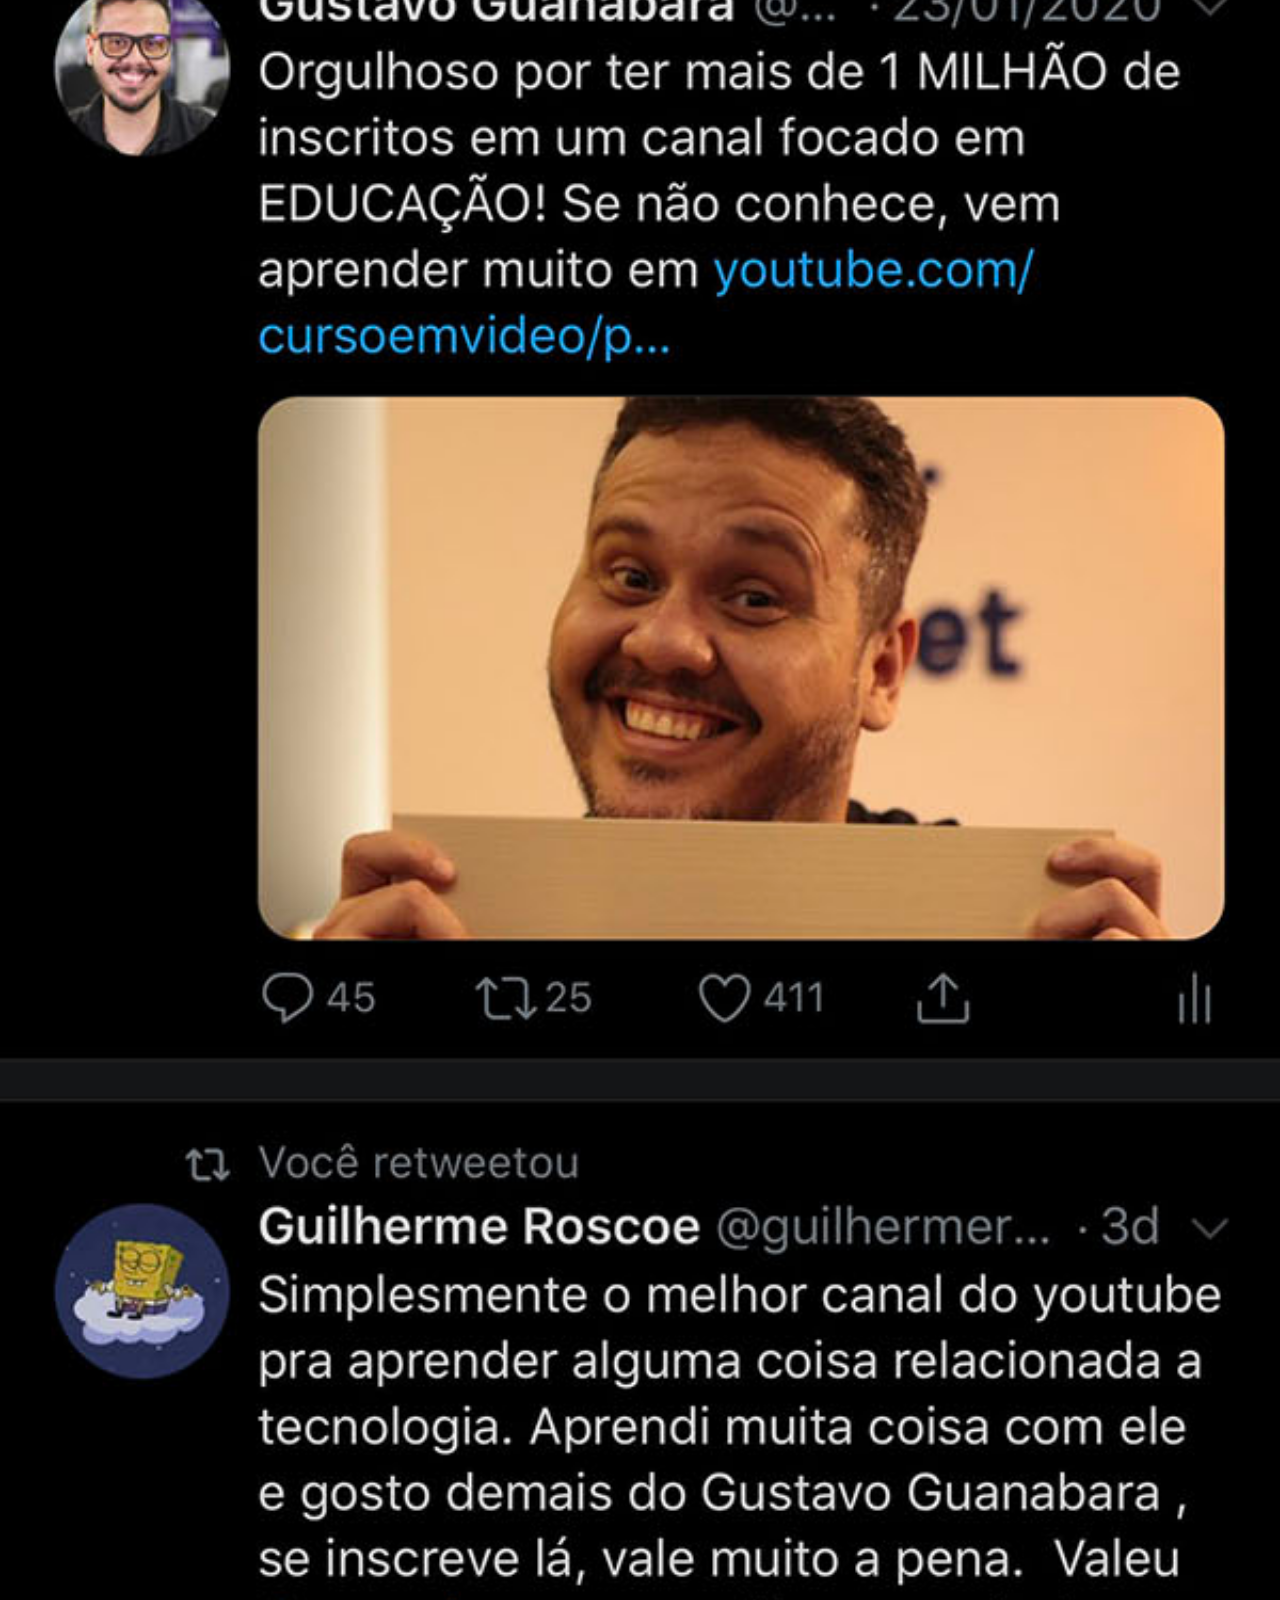
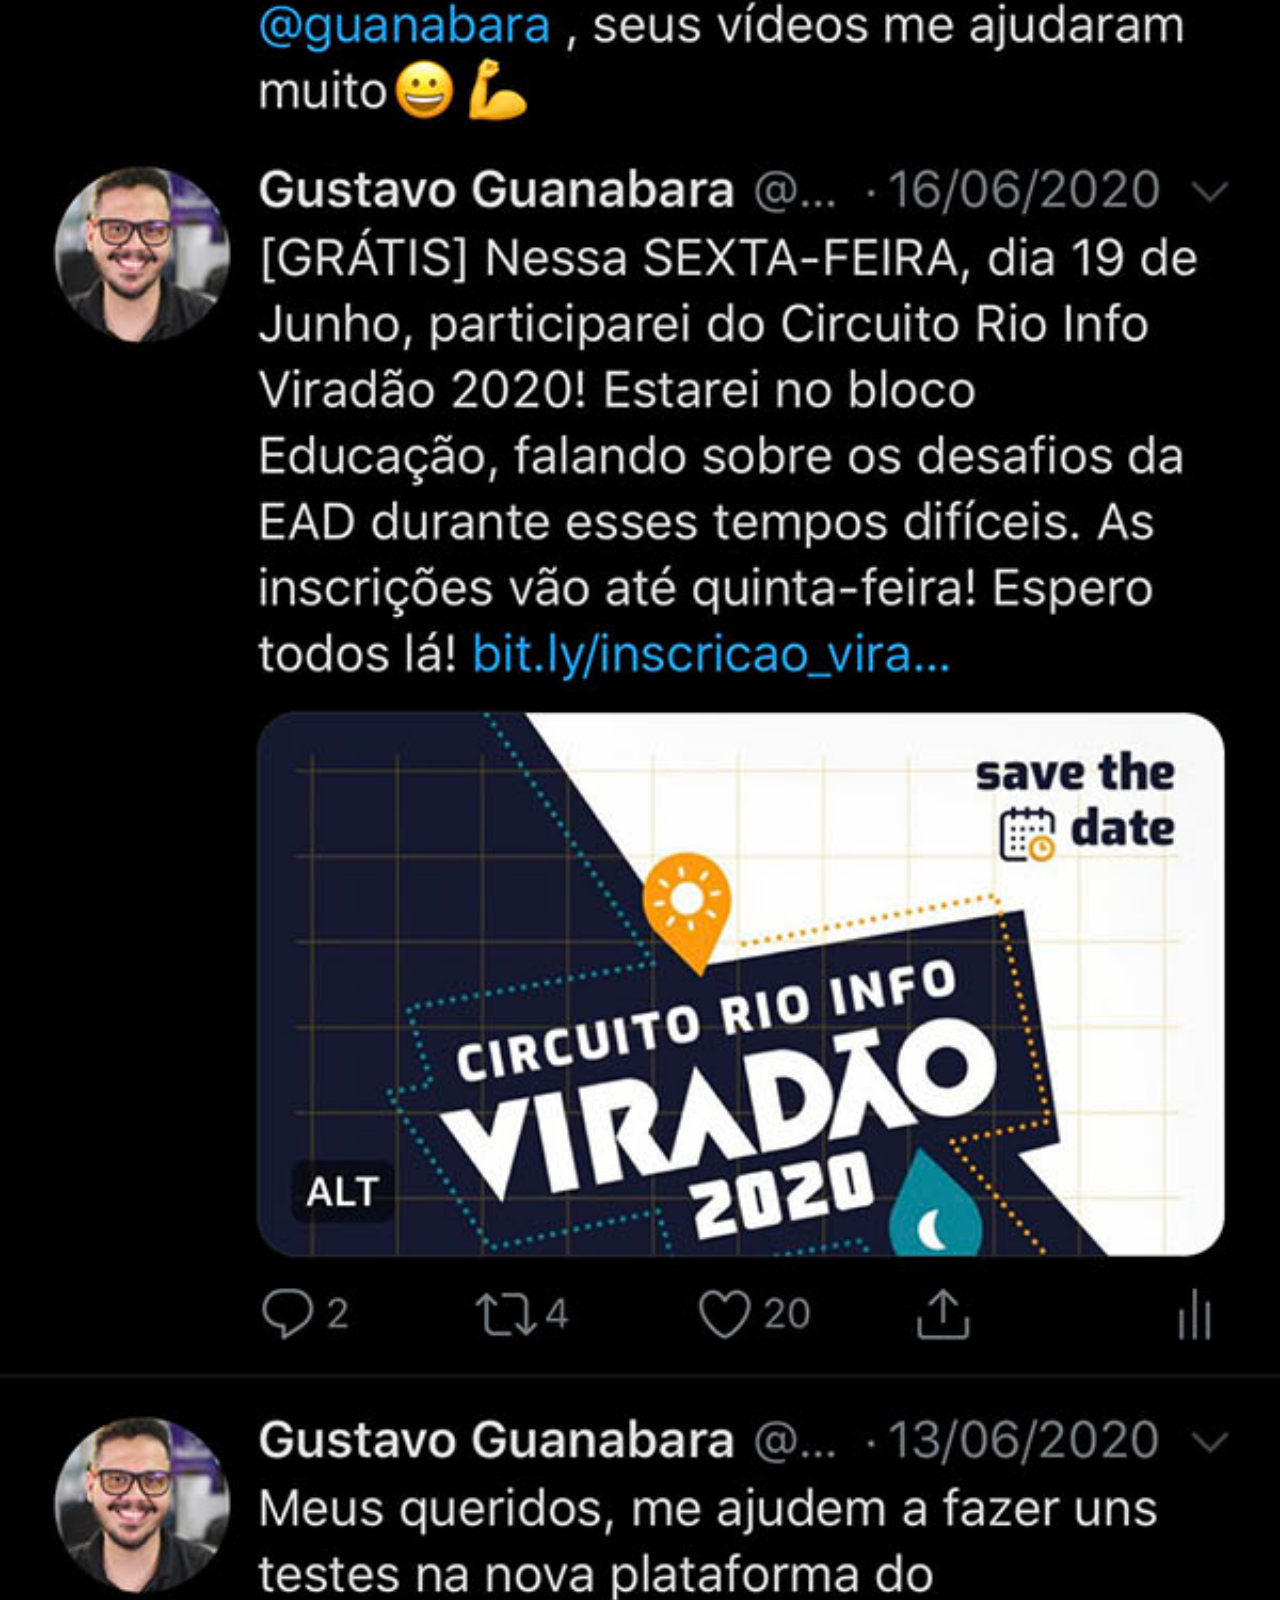
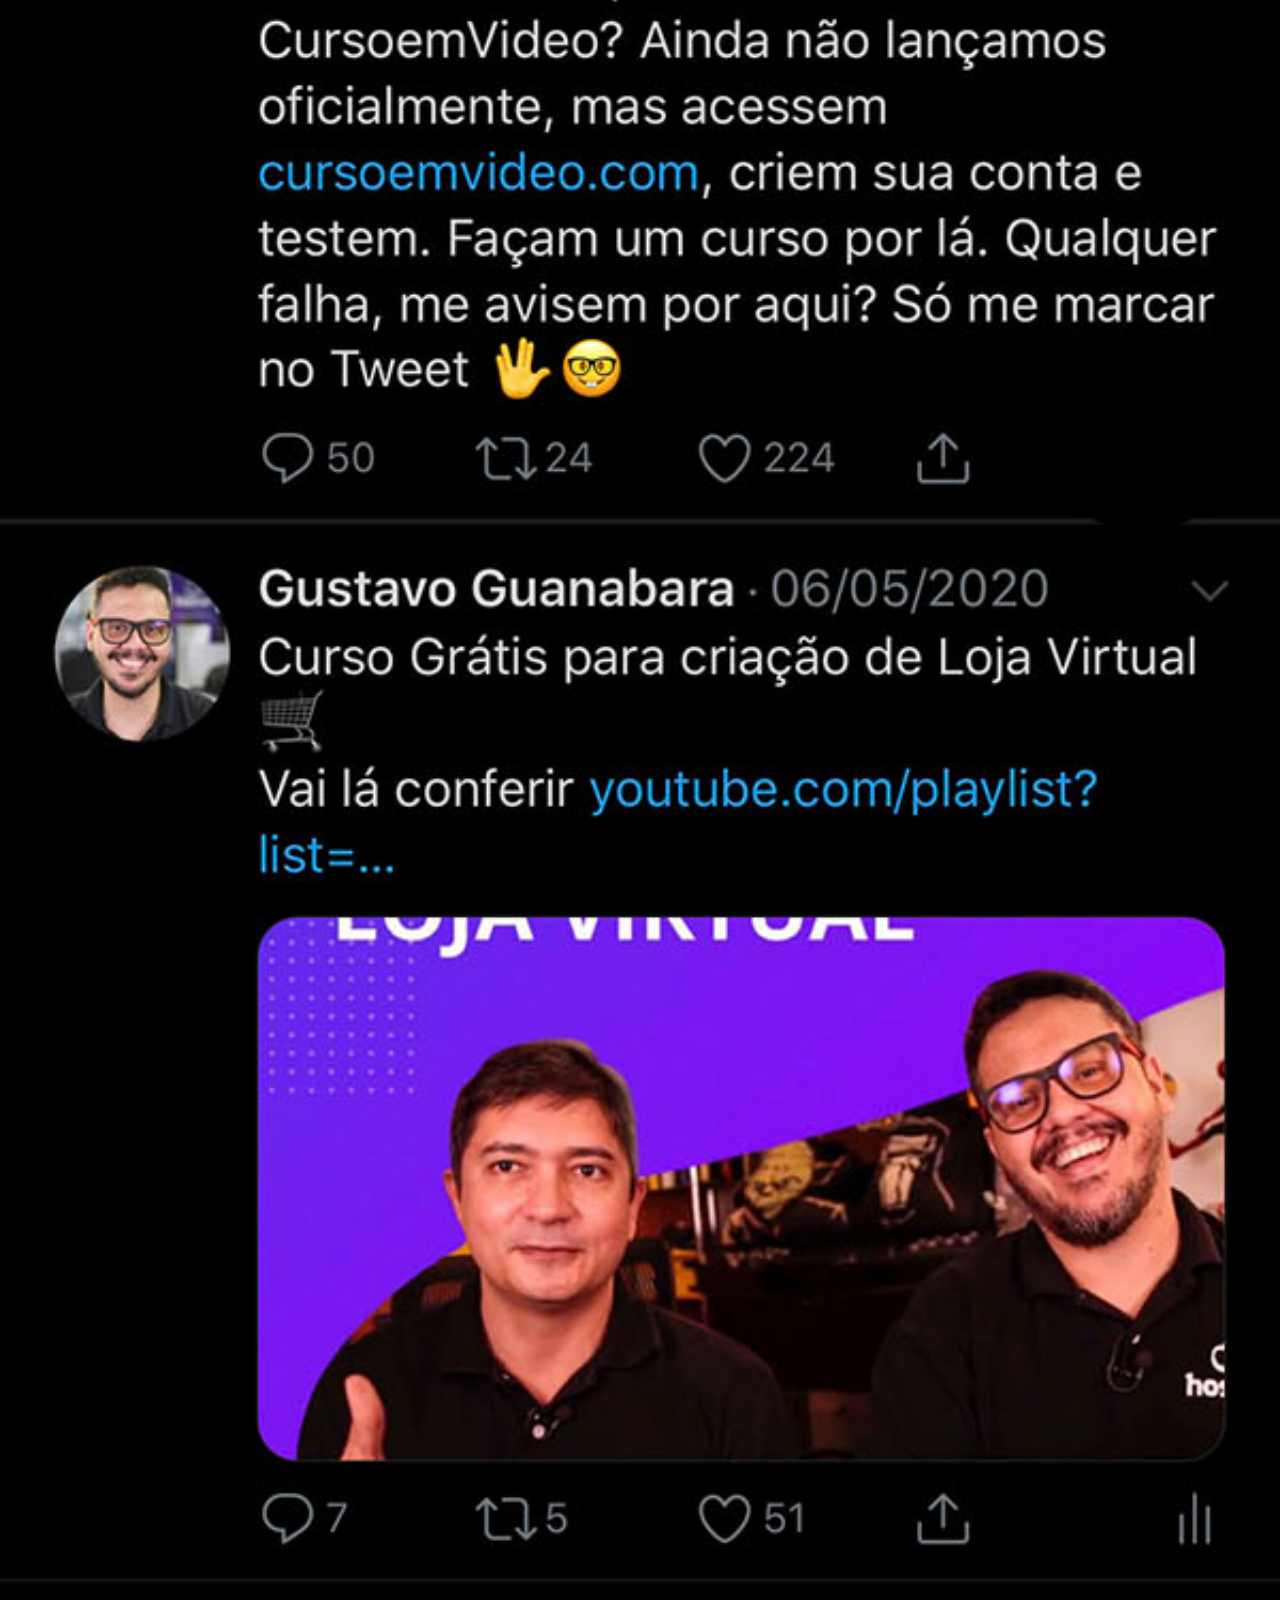
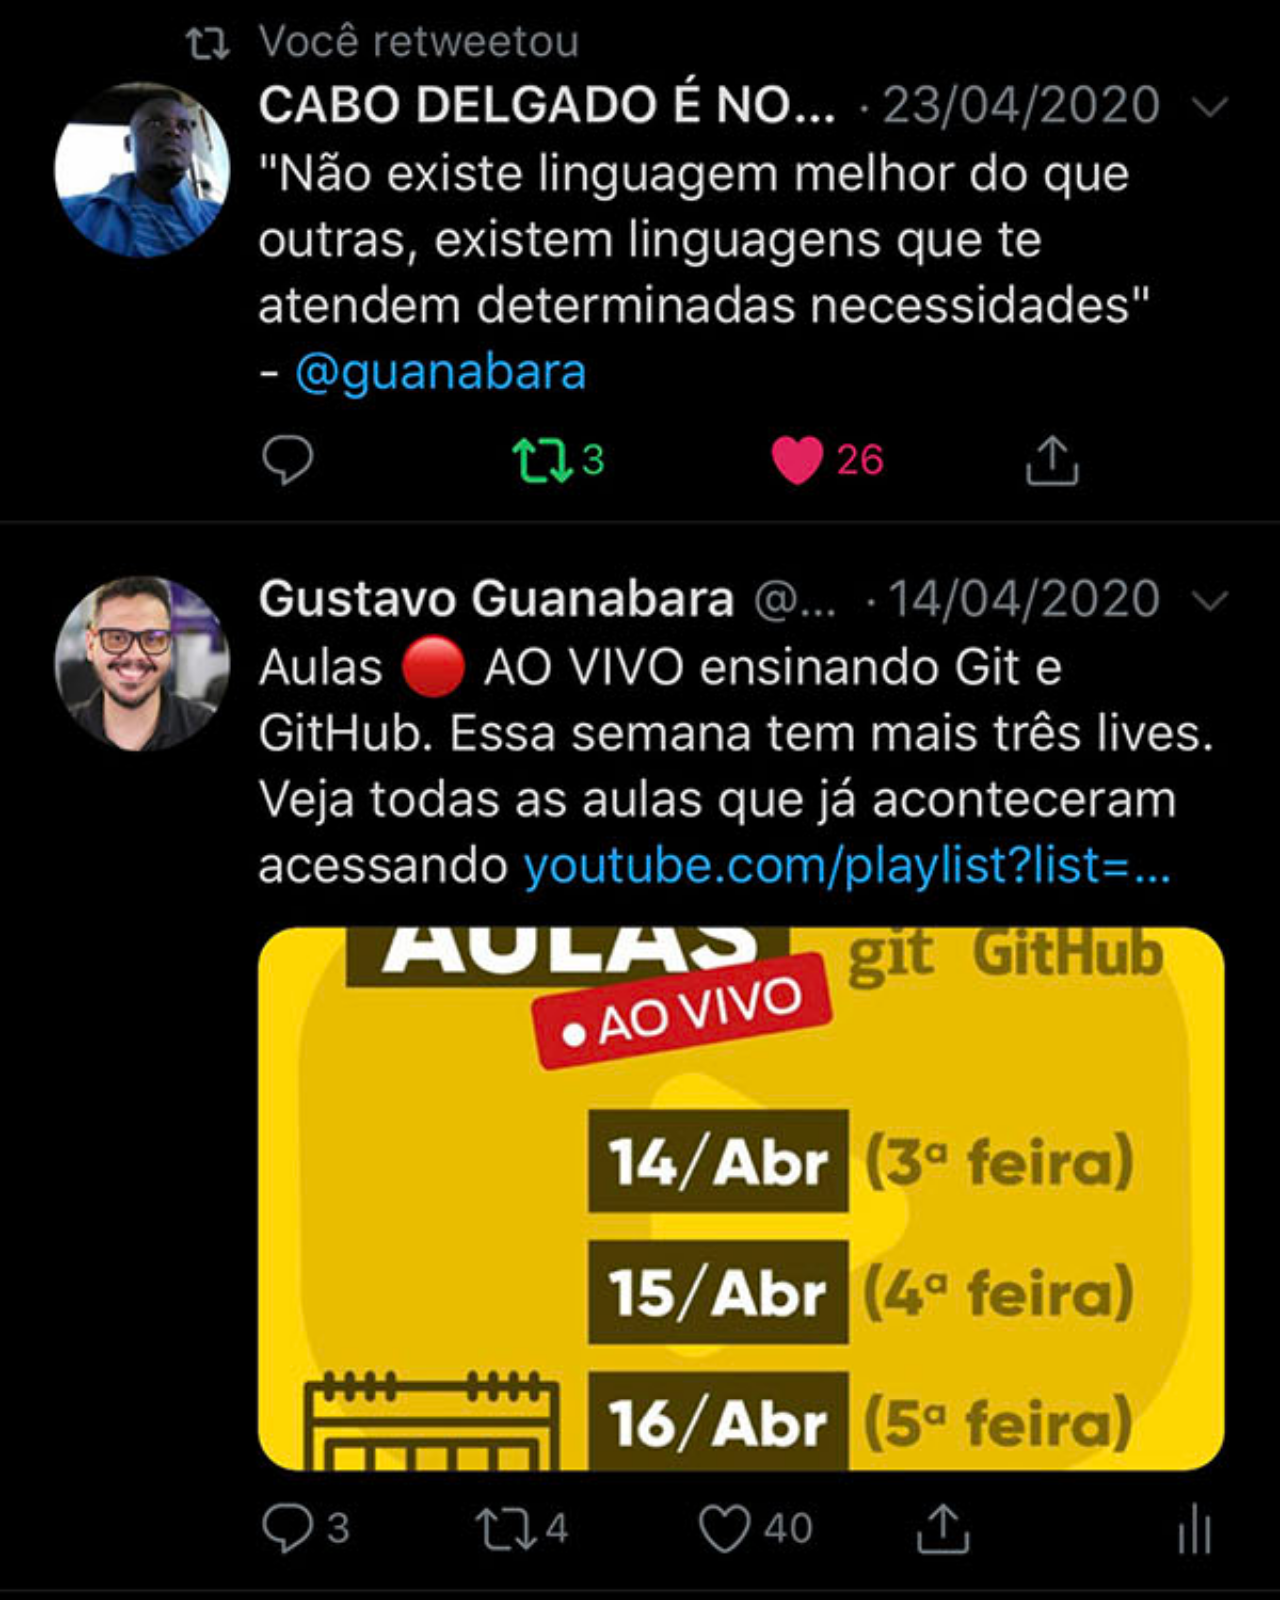
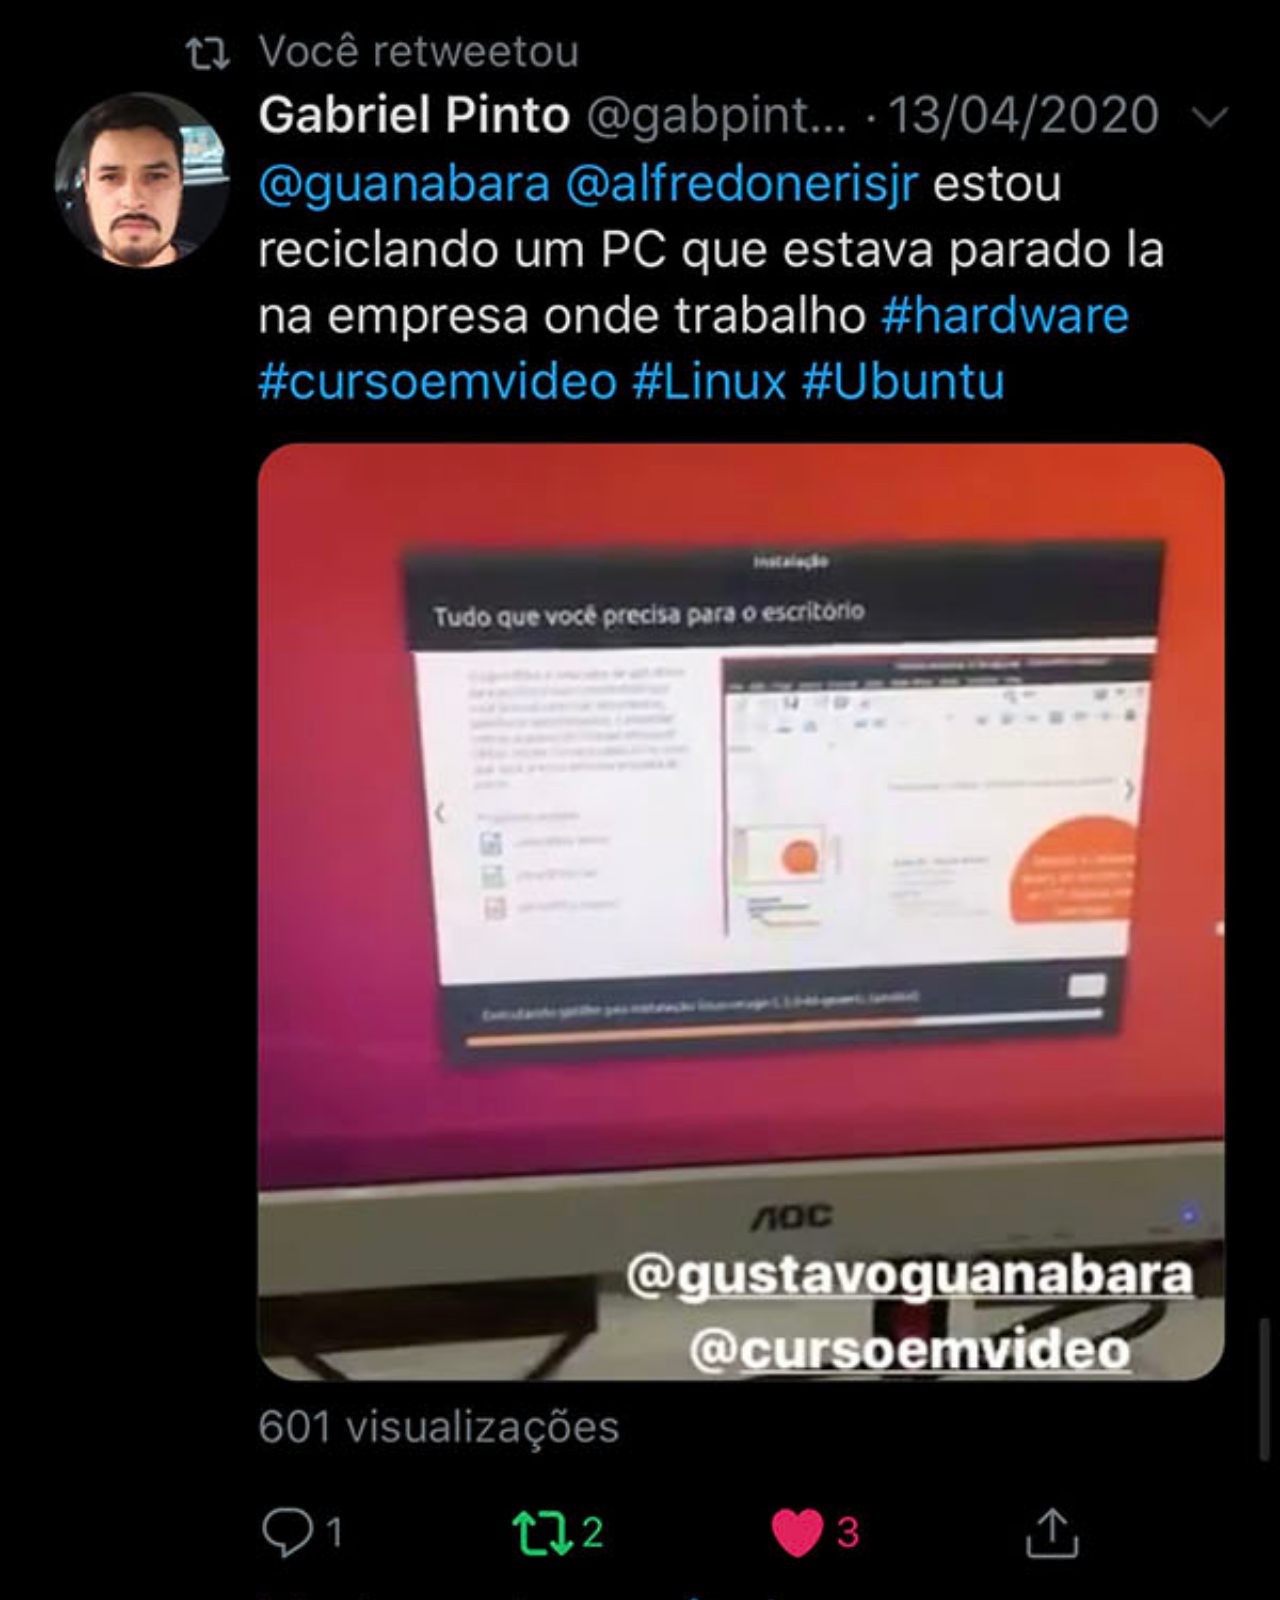
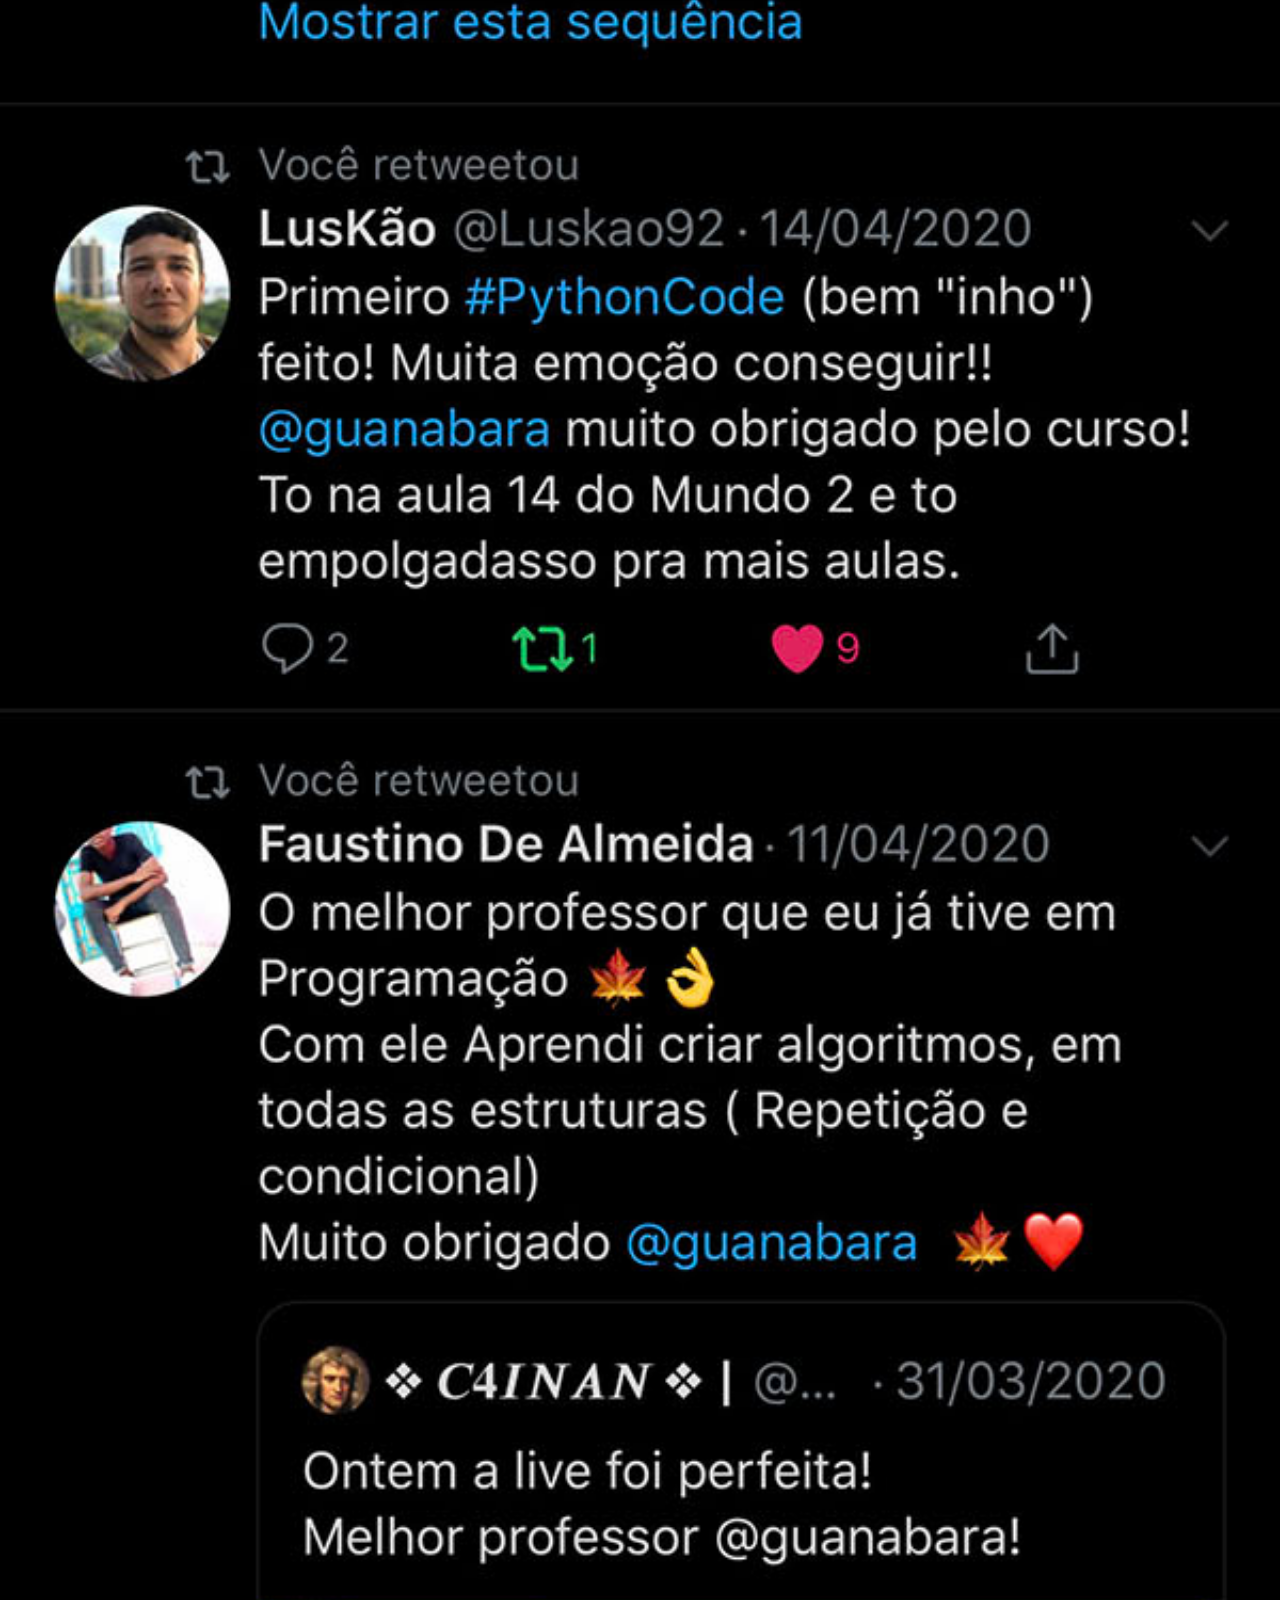
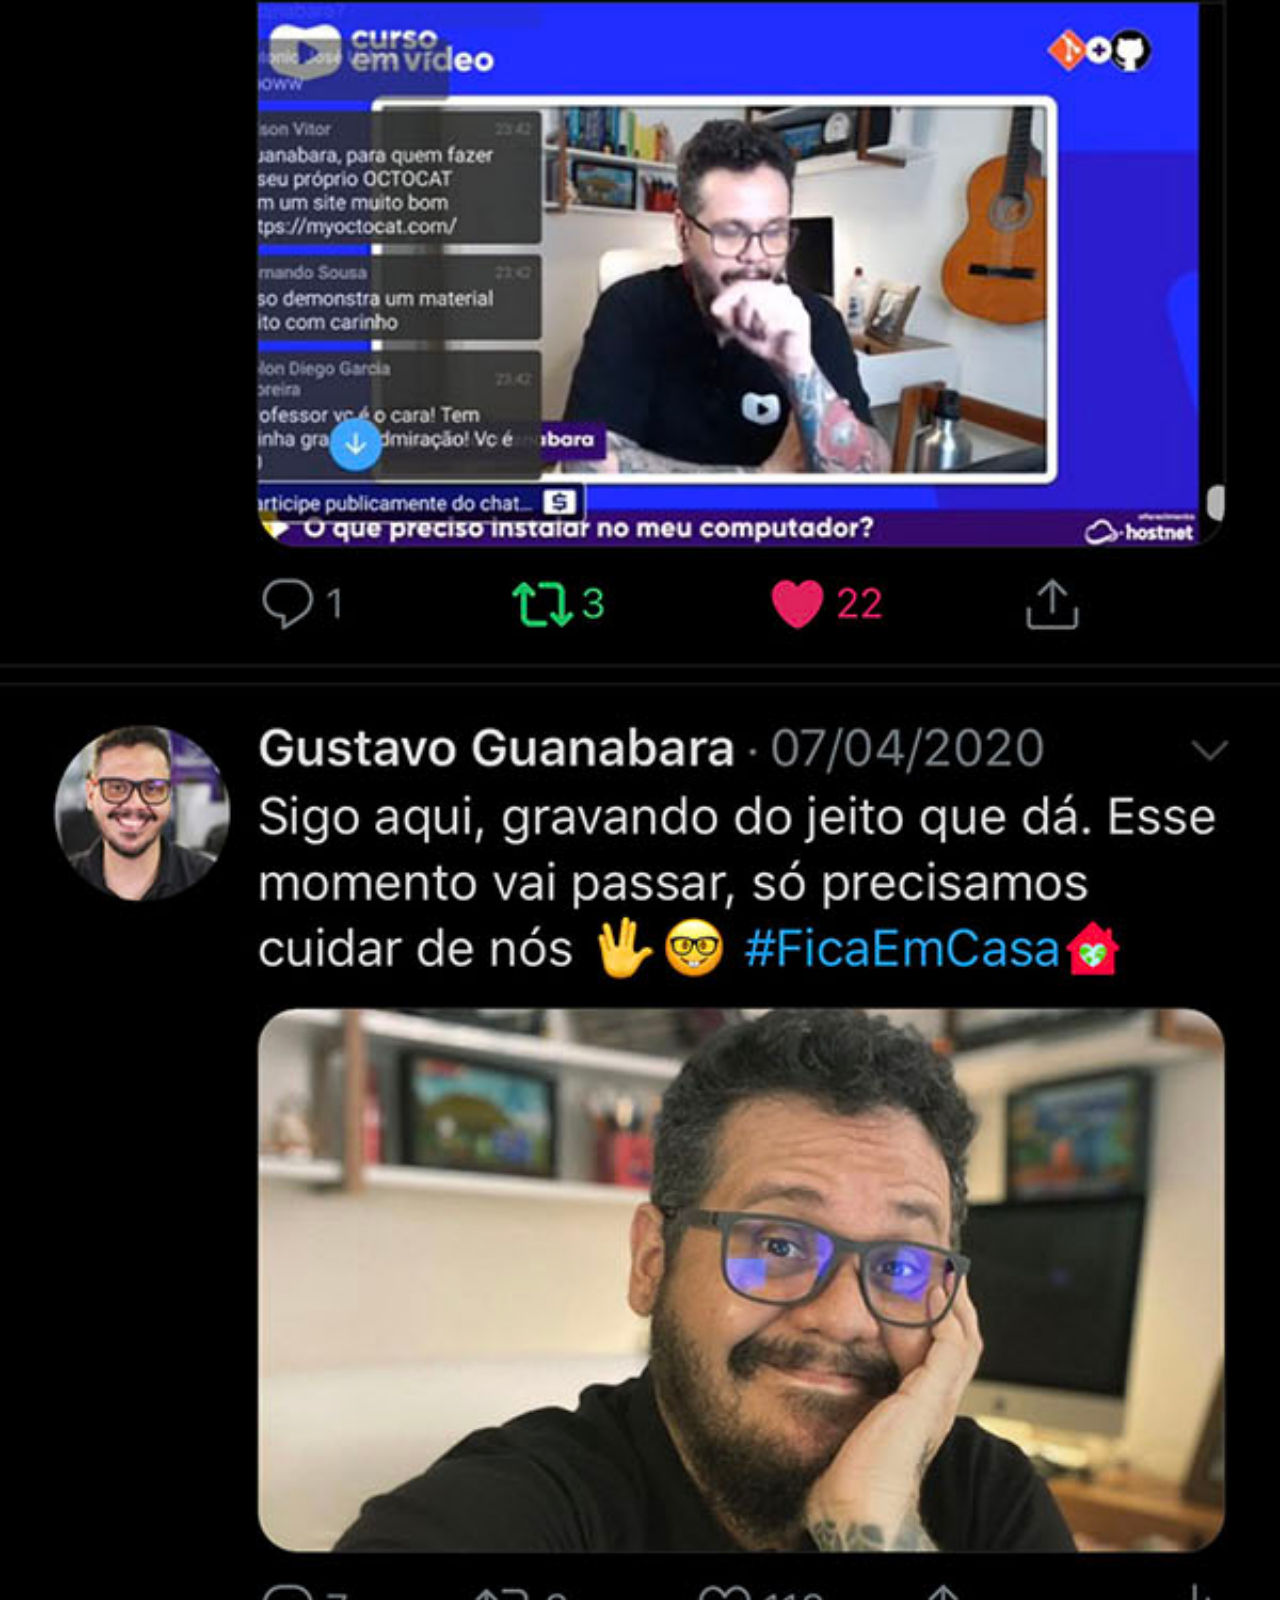
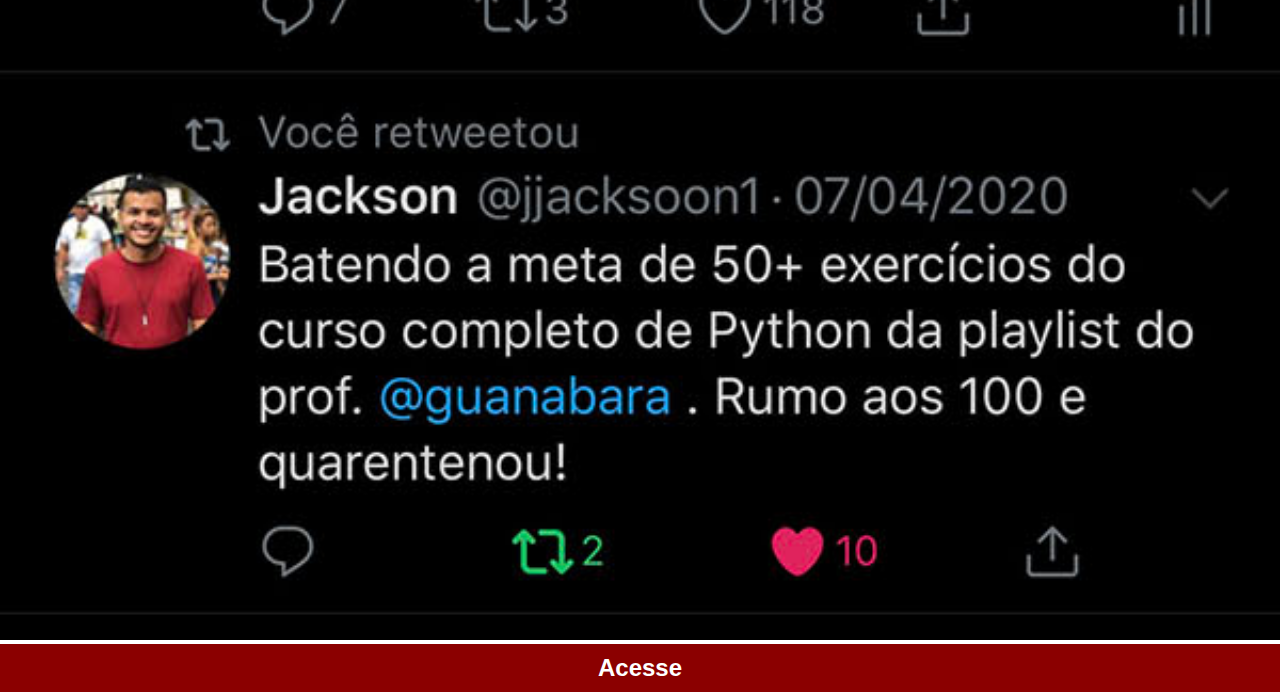
<file: paginas/twitter.html>
<!DOCTYPE html>
<html lang="en">
<head>
    <meta charset="UTF-8">
    <meta name="viewport" content="width=device-width, initial-scale=1.0">
    <link rel="stylesheet" href="social.css">
</head>
<body>
    <img src="/imagens/tela-twitter.jpg" alt="Twitter">
    <a href="https://x.com/guanabara?mx=2" target="_blank">Acesse</a>
</body>
</html>
</file>
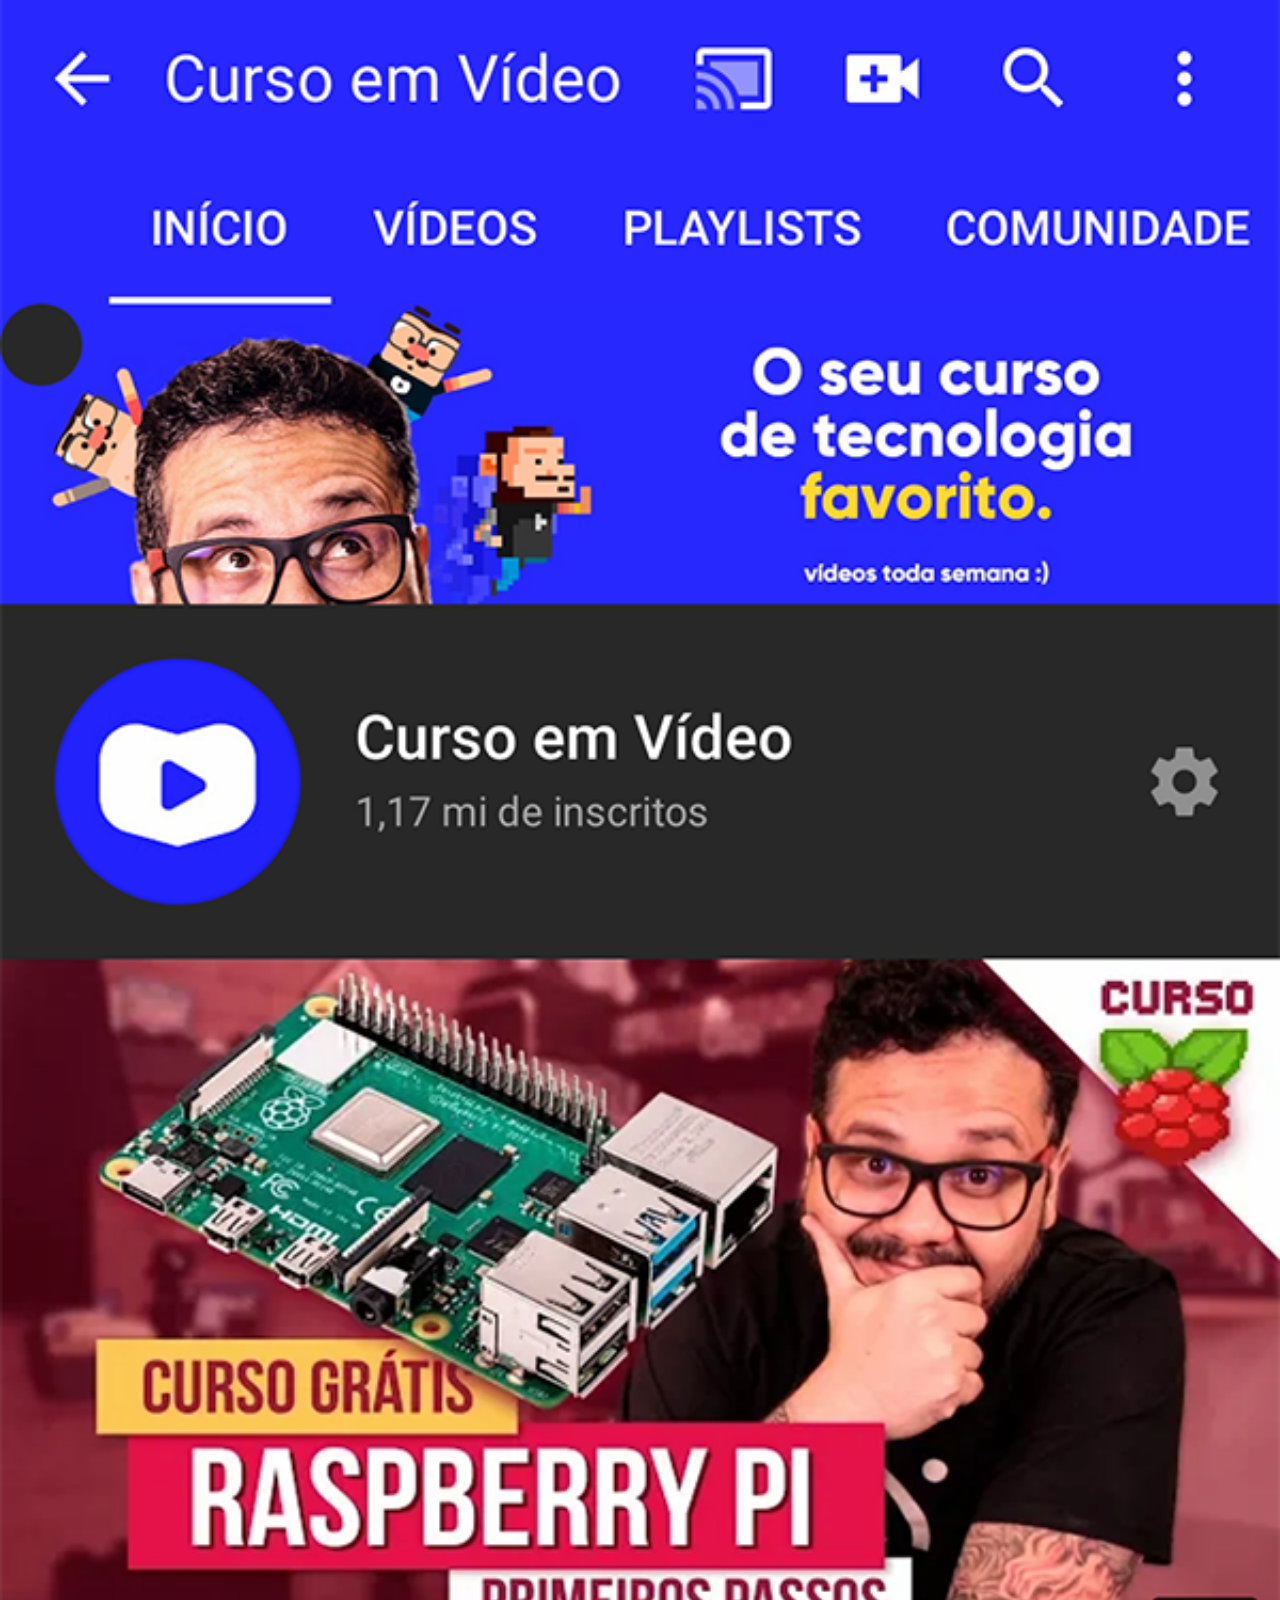
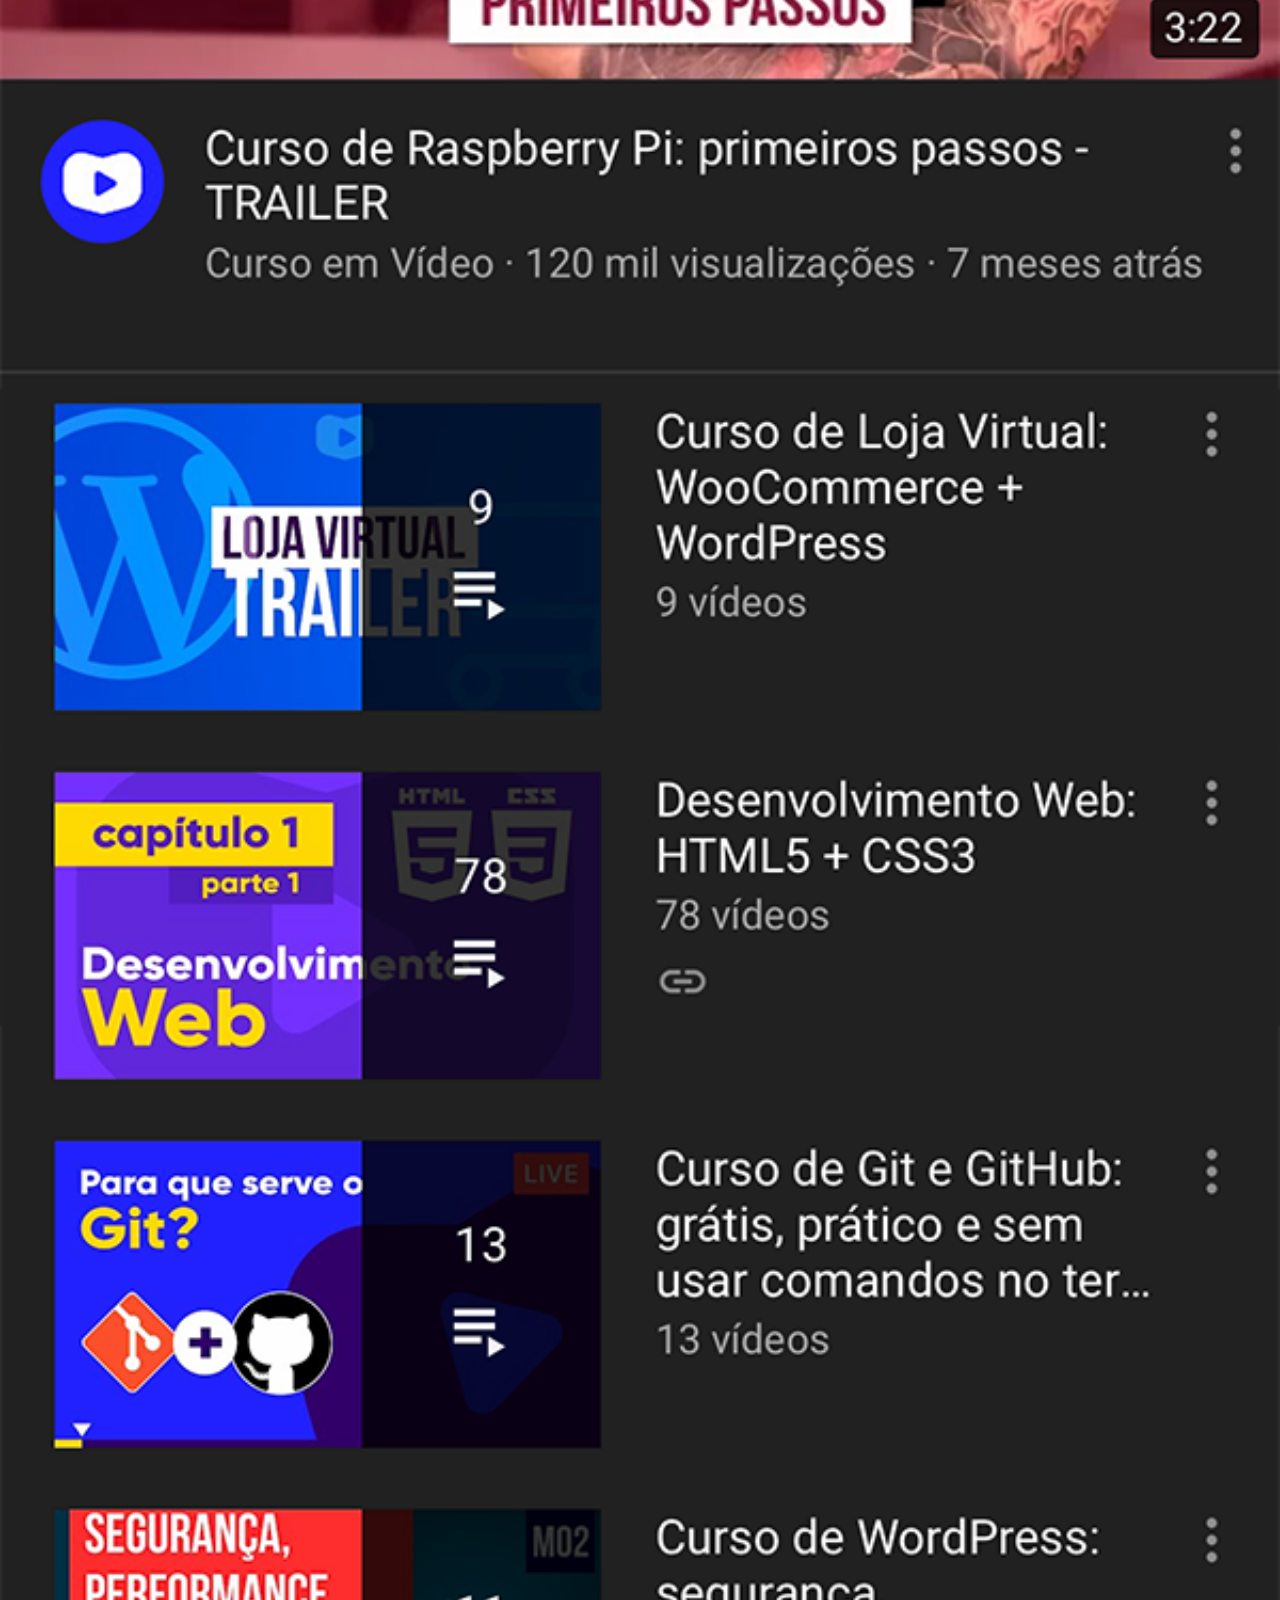
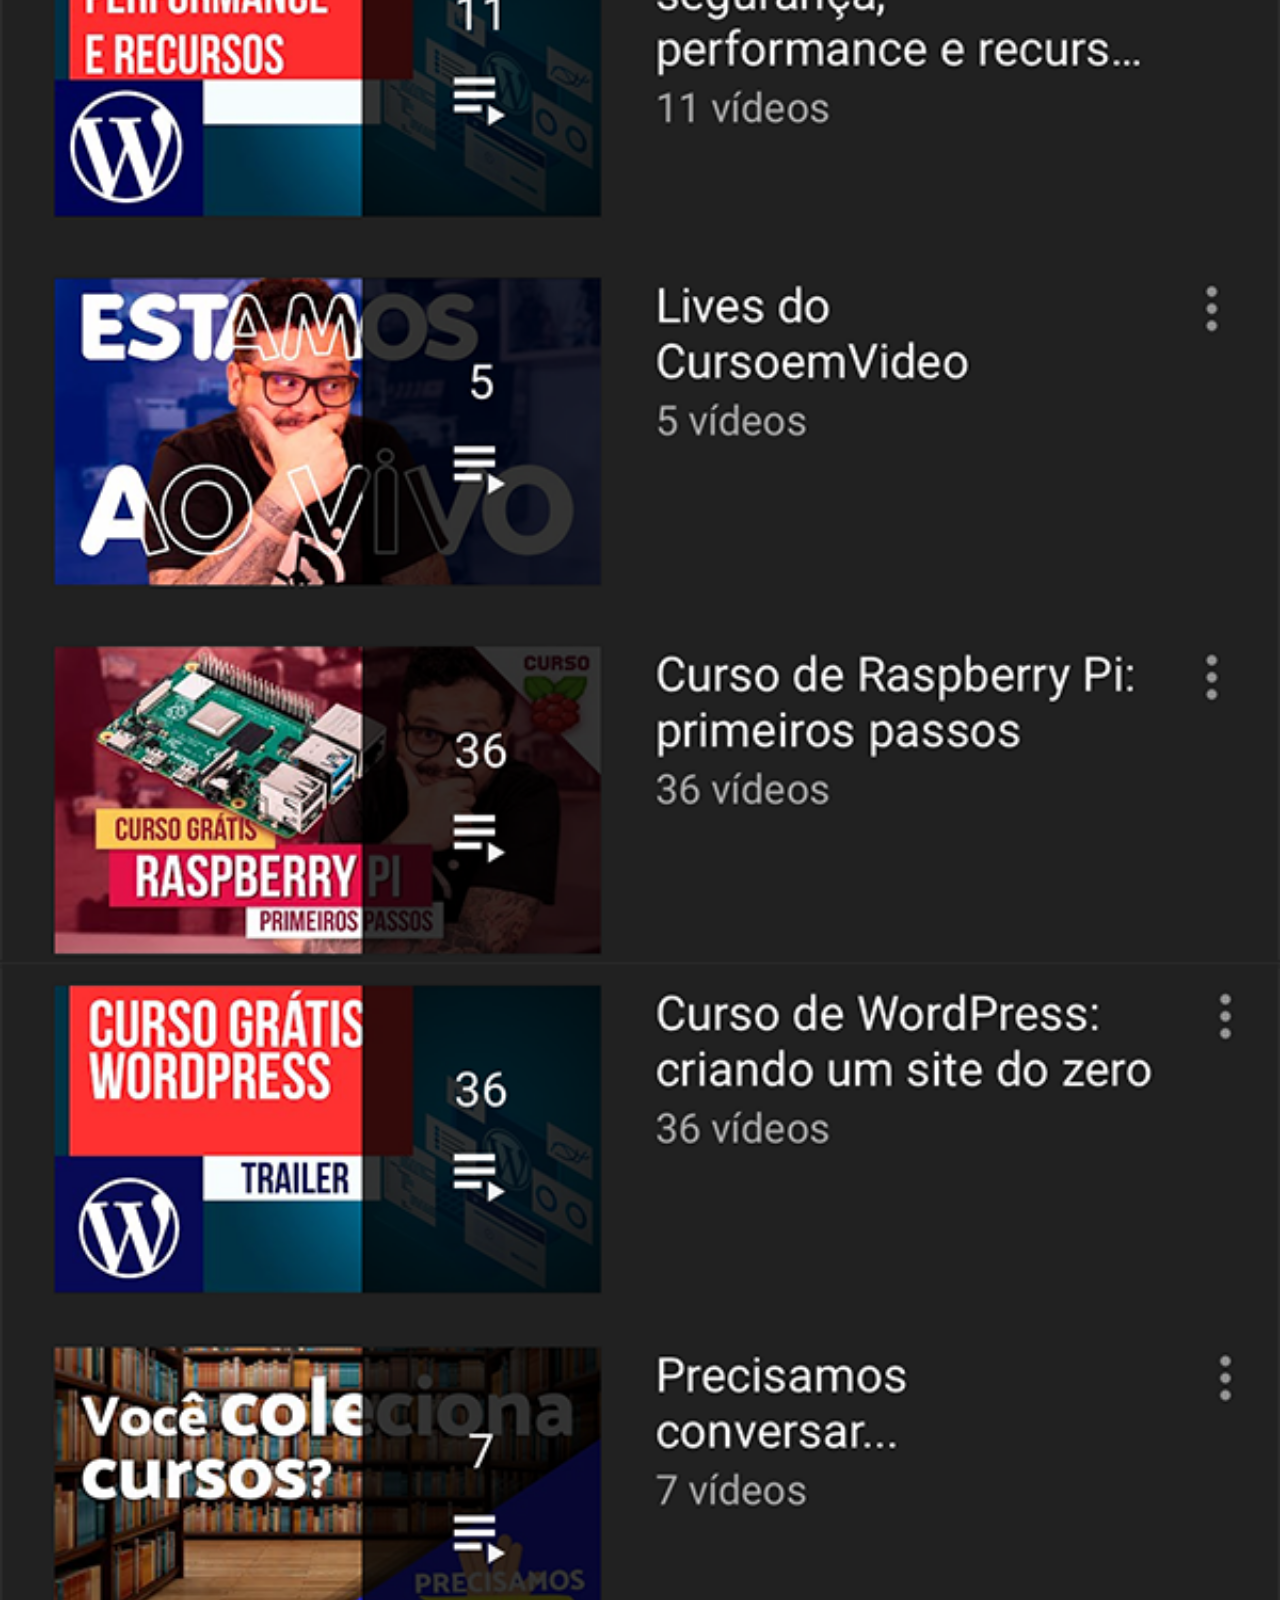
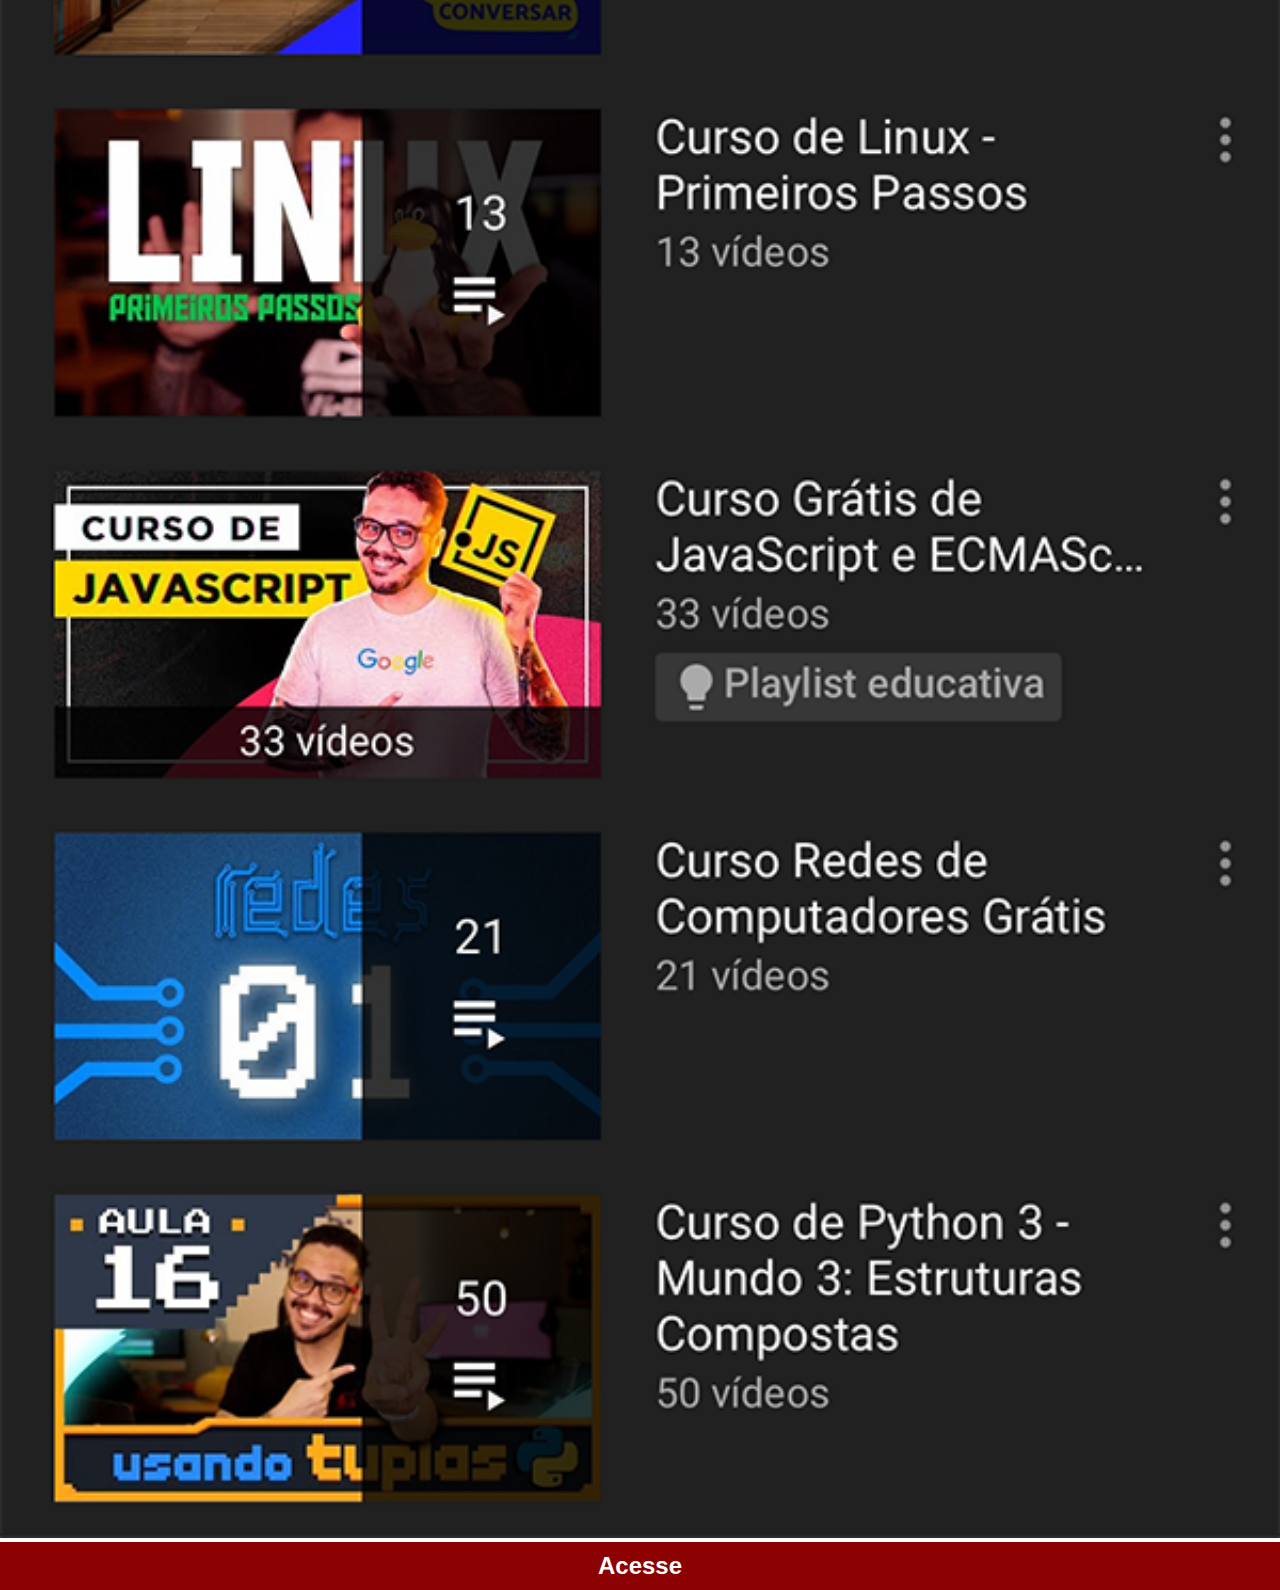
<file: paginas/youtube.html>
<!DOCTYPE html>
<html lang="en">
<head>
    <meta charset="UTF-8">
    <meta name="viewport" content="width=device-width, initial-scale=1.0">
    <title>youtube</title>
    <link rel="stylesheet" href="social.css">
</head>
<body>
    <img src="/imagens/tela-youtube.png" alt="Youtube">
    <a href="https://www.youtube.com/watch?v=ar5UB2MxraE&list=PLHz_AreHm4dkcVCk2Bn_fdVQ81Fkrh6WT&index=15" target="_blank">Acesse</a>
</body>
</html>
</file>
<file: estilos/style.css>
@charset "UTF-8";

* {
    margin: 0;
    padding: 0;
    font-family: Arial, Helvetica, sans-serif;
}

html, body {
    width: 100vw;
    height: 100vh;
    background-color: black;
}

body{
    background: url(/imagens/fundo-madeira.jpg) no-repeat top center;
    background-size: cover;
    background-attachment: fixed;
}

main {
    position: relative;
    height: 100vh;

}

section#telefone {
    position: absolute;
    top: 50%;
    left: 50%;
    transform: translate(-50%, -50%);

    height: 627px;
    width: 311px;
    background: url(/imagens/frame-iphone.png) no-repeat;
}

iframe#tela {
    position: relative;
    top: 50.3%;
    left: 50%;
    transform: translate(-50%, -50%);

    height: 468px;
    width: 264px;
}

section#redes-sociais{
text-align: right;
}

section#redes-sociais img {
    width: 50px;
    margin: 10px;
    border-radius: 50%;
    box-shadow: 2px 2px 5px rgba(0, 0, 0, 0.507);
    box-sizing: border-box;
}

section#redes-sociais img:hover {
    border: 2px solid rgba(255, 255, 255, 0.562);
    transform: translate(-3px, -3px);
    box-shadow: 5px 5px 10px rgba(0, 0, 0, 0.562);
    transition: 0.5s, border 0.8s;
}
</file>
<file: paginas/social.css>
@charset "UTF-8";

* {
    padding: 0px;
    margin: 0px;
    font-family: Arial, "Helvetica Neue", Helvetica, sans-serif;
}

::-webkit-scrollbar{
    width: 0px;
    height: 0px;
}    

img{
    width: 100vw;
    background-position: top center;
    background-repeat: no-repeat;
    background-size: cover;
}

a {
    padding: 10px;
    display: block;
    background: darkred;
    color: white;
    font-size: 1.5em;
    font-weight: bolder;
    text-align: center;
    text-decoration: none;
    box-sizing: border-box;
}

a:hover {
    background-color: rgb(170, 3, 3);
    font-size: 1.6em;
    box-shadow: inset 2px 2px 5px rgba(0, 0, 0, 0.582);
    transition: 0.4s;
}
</file>
